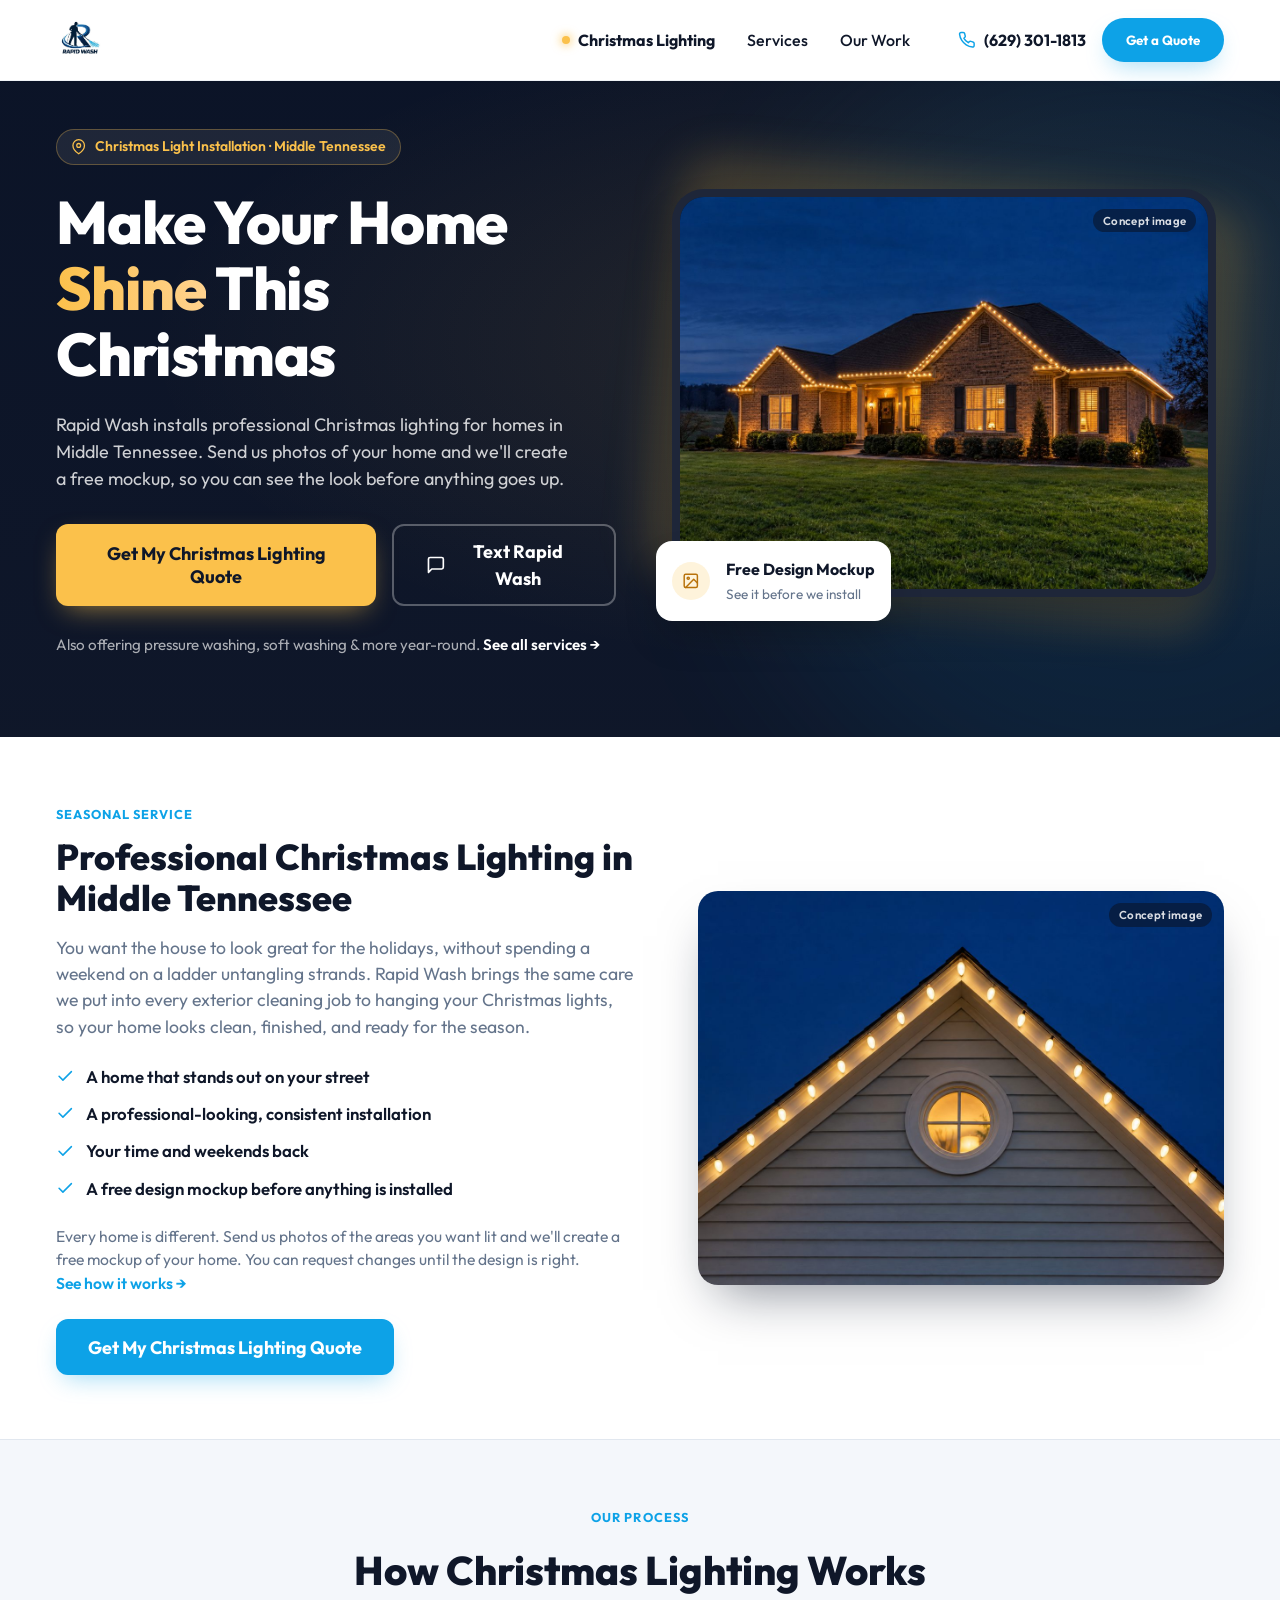
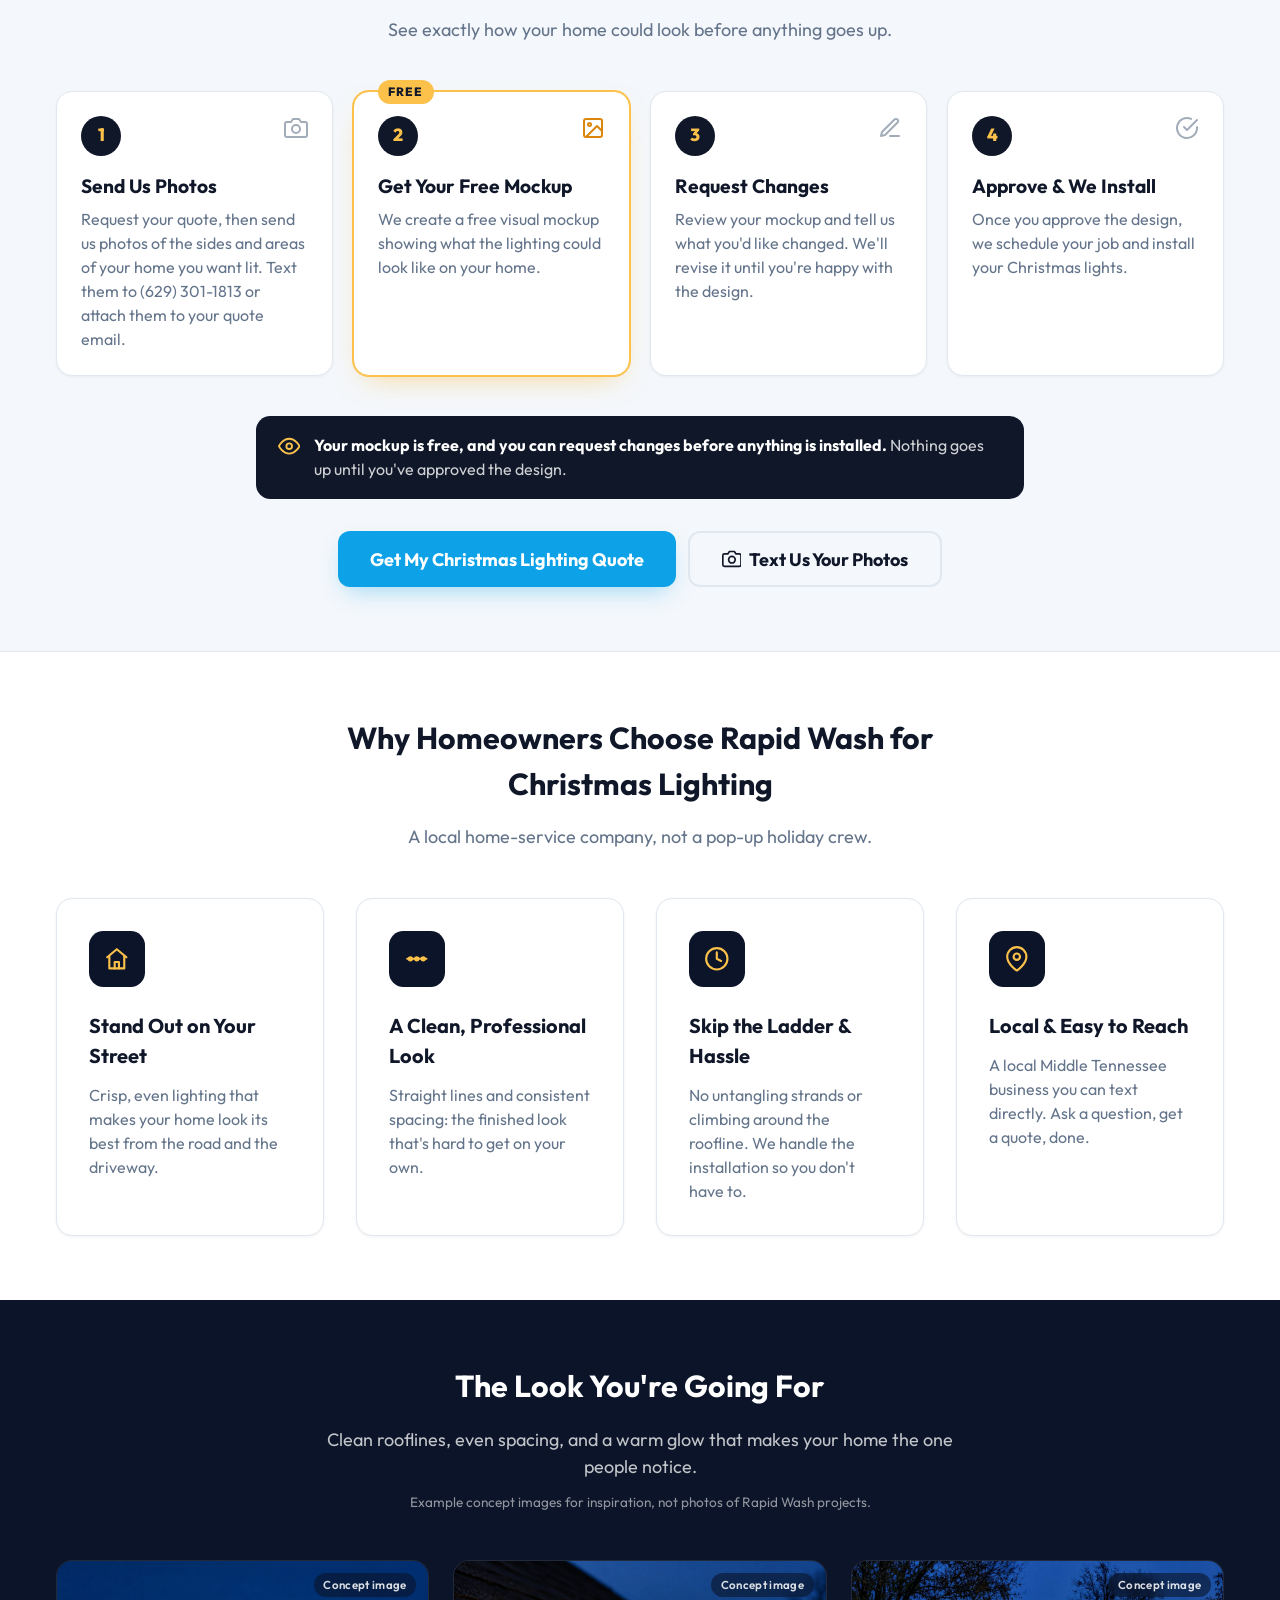
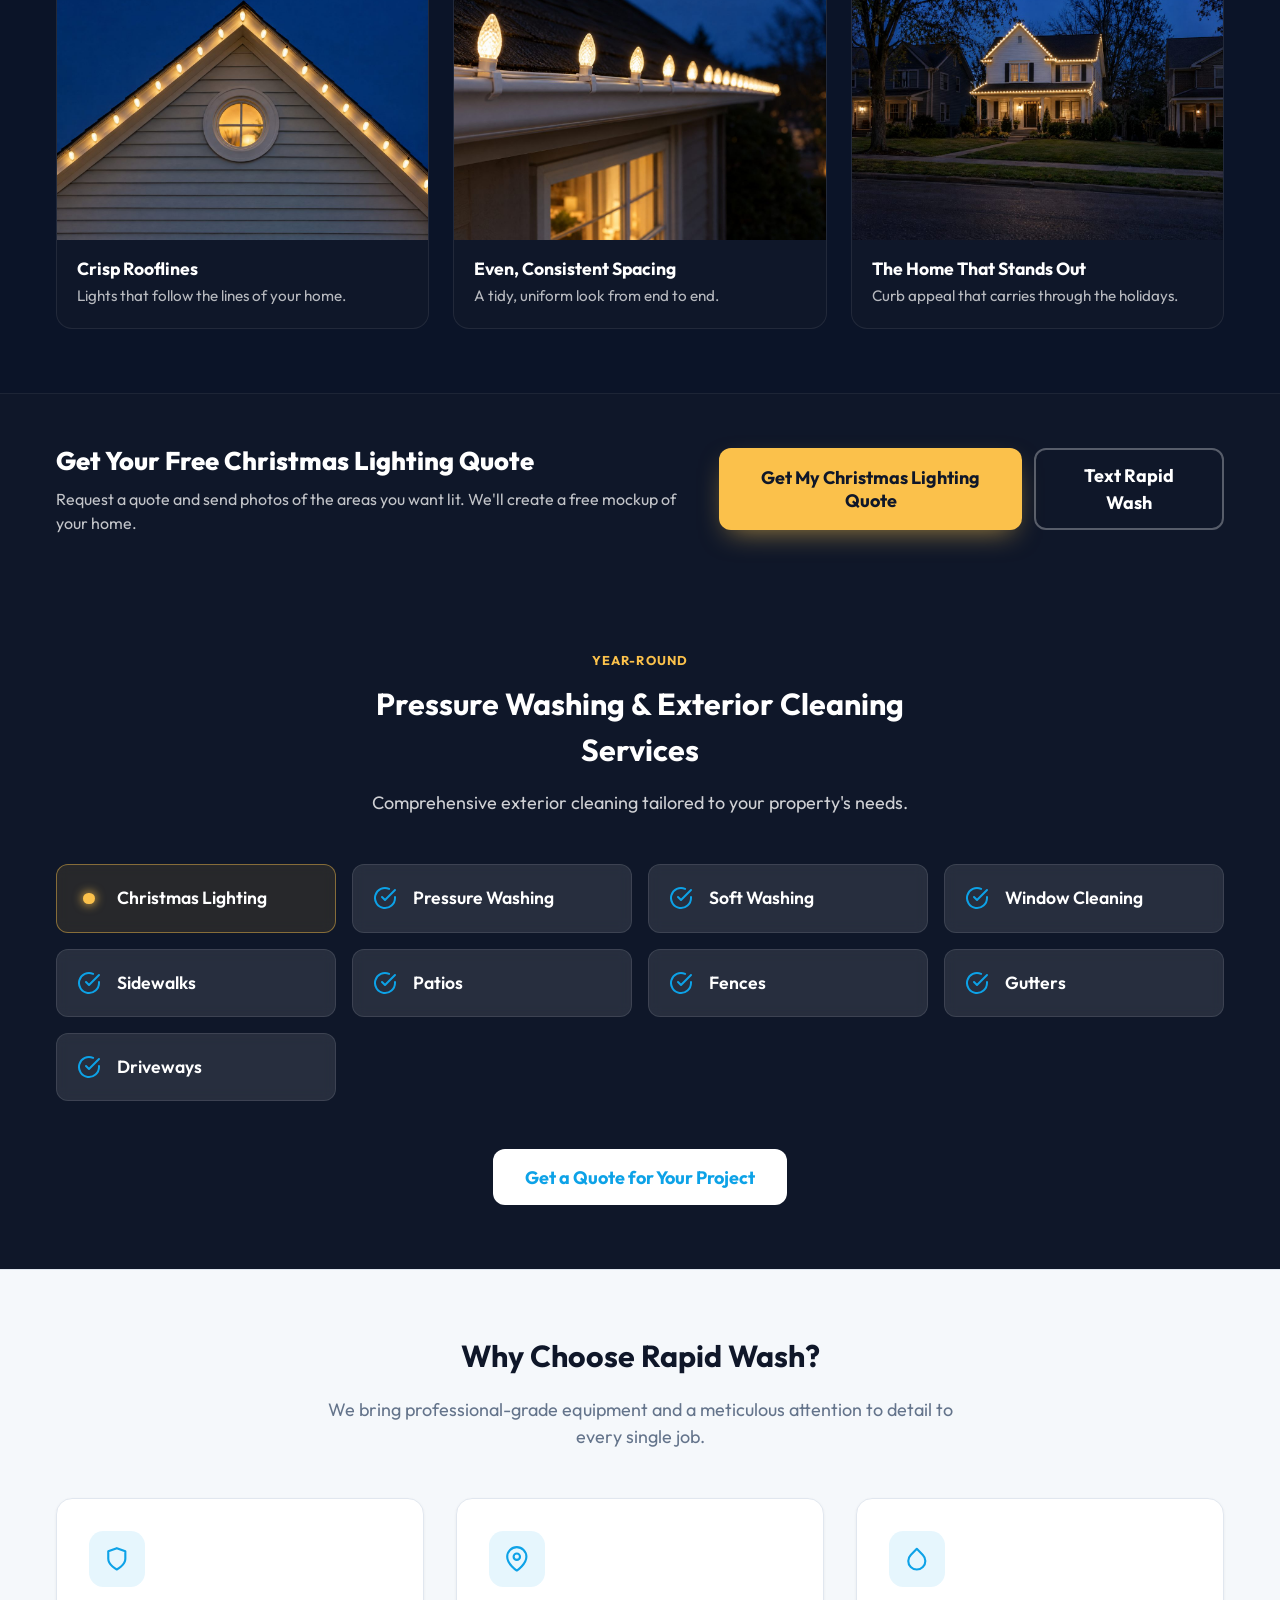
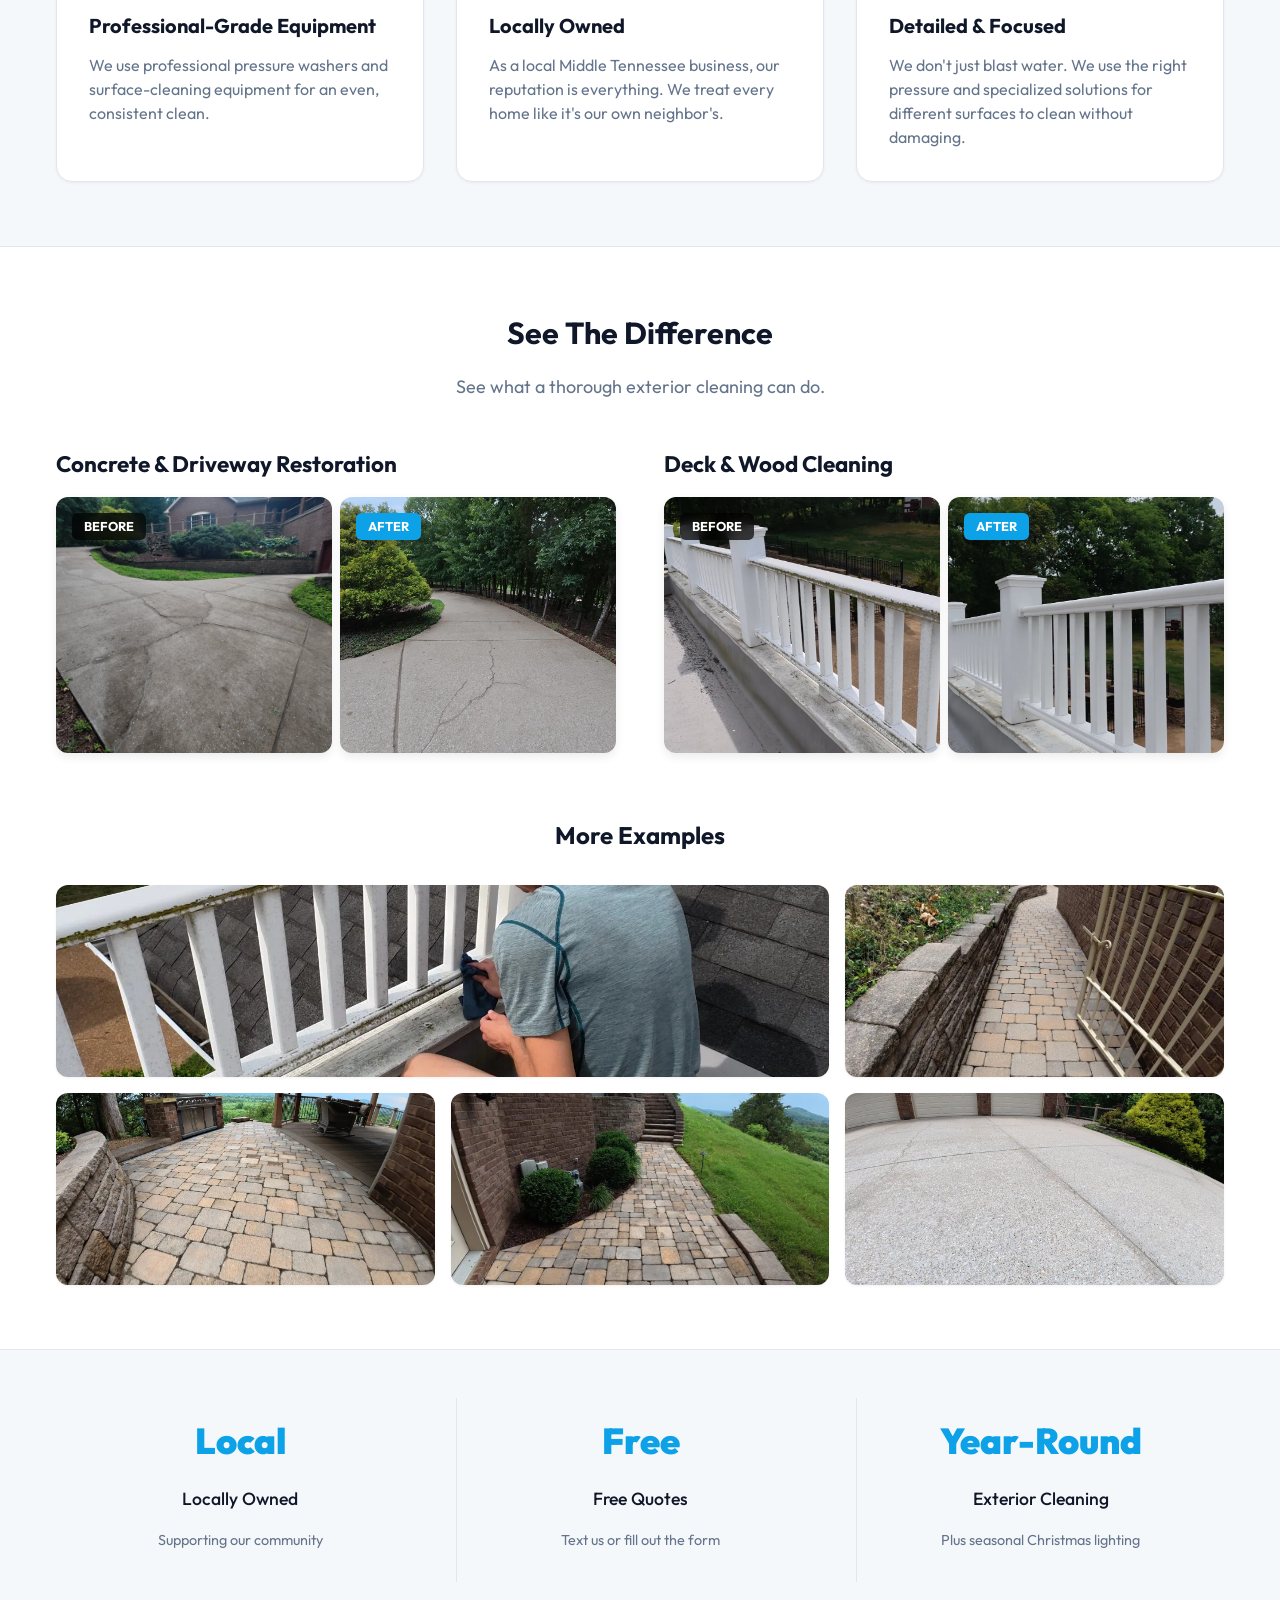
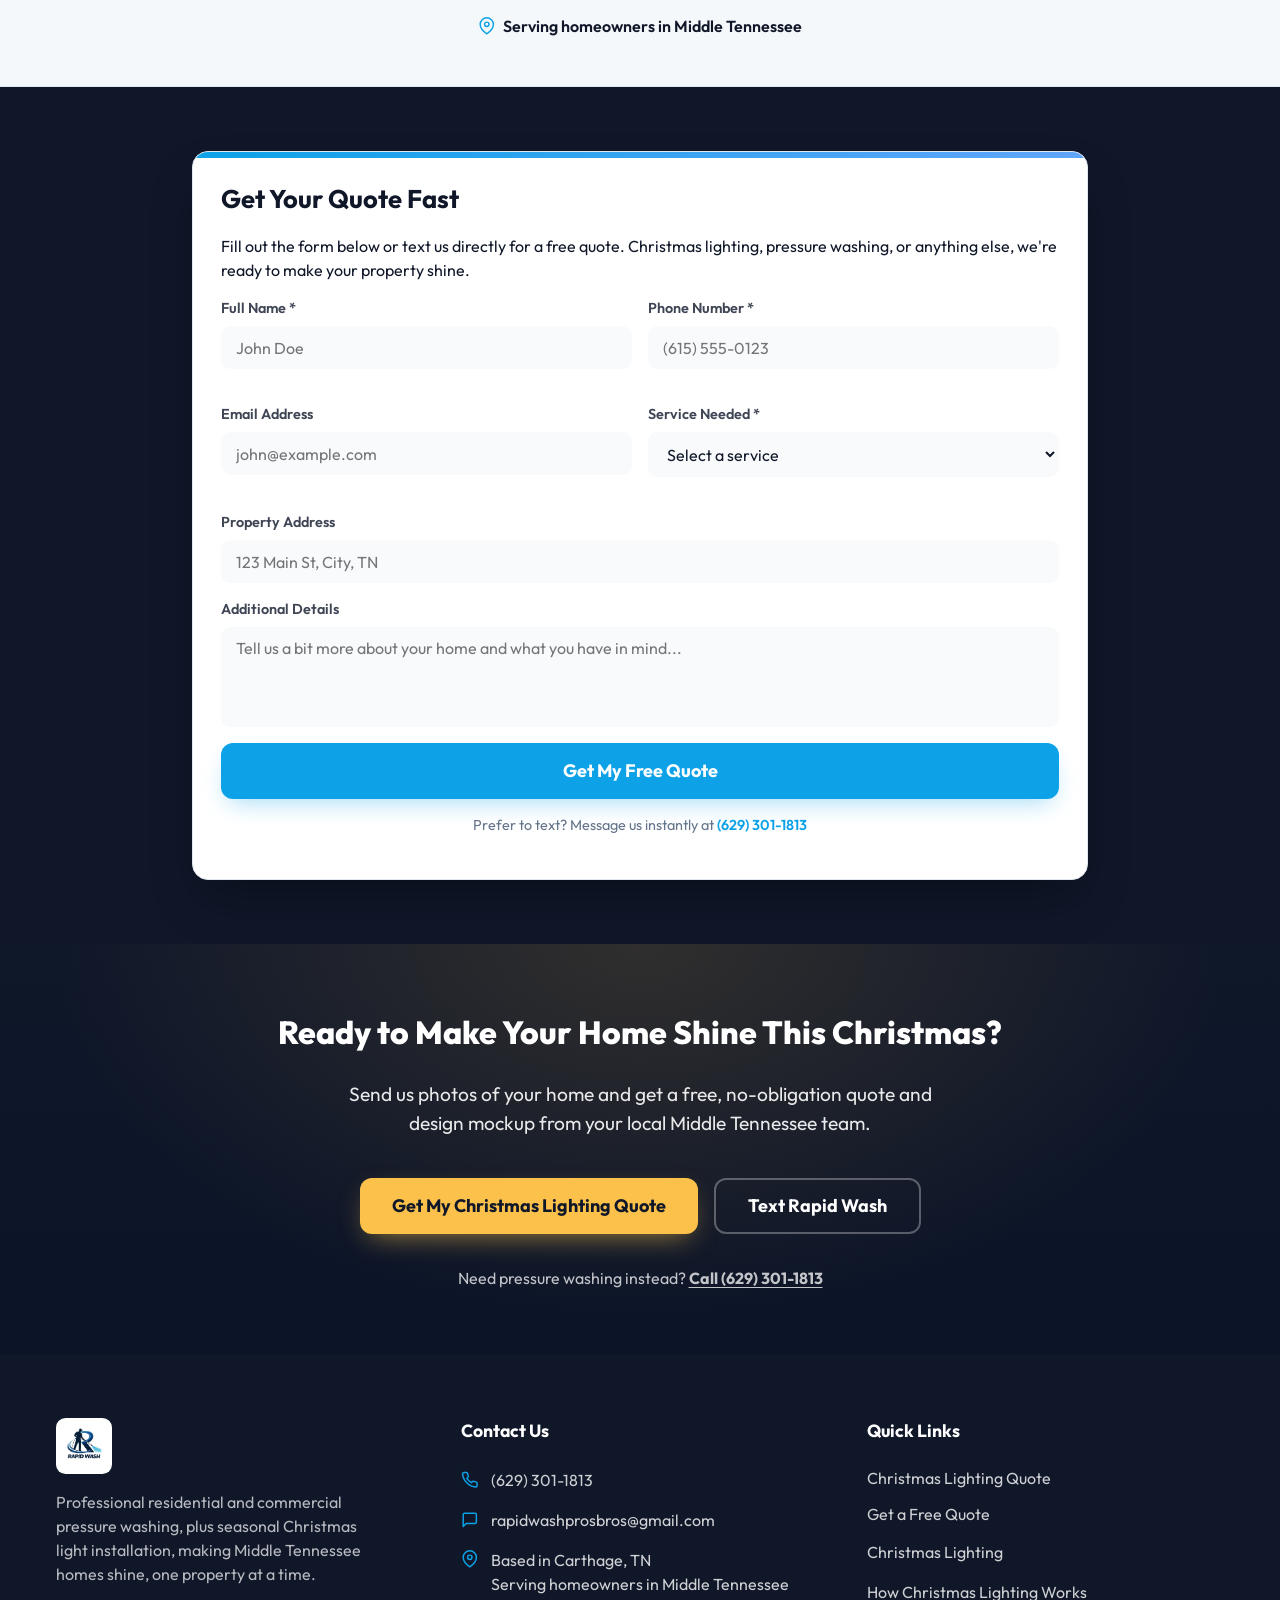
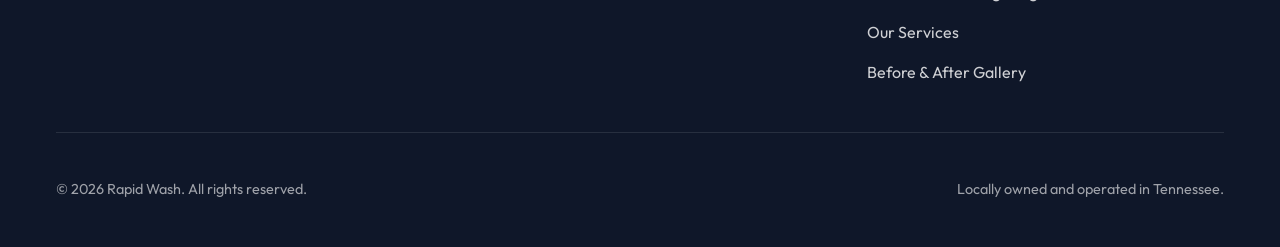
<file: index.html>
<!DOCTYPE html>
<html lang="en">
<head>
  <meta charset="UTF-8" />
  <meta name="viewport" content="width=device-width, initial-scale=1.0" />
  <title>Christmas Light Installation in Middle Tennessee | Rapid Wash</title>
  <meta name="description" content="Christmas light installation in Middle Tennessee. Send photos for a free design mockup and quote from Rapid Wash, your local pressure washing company." />
  <meta name="robots" content="index, follow" />
  <meta property="og:title" content="Christmas Light Installation in Middle Tennessee | Rapid Wash" />
  <meta property="og:description" content="Make your home shine this Christmas. Professional Christmas lighting in Middle Tennessee, with a free design mockup of your home before anything is installed." />
  <meta property="og:type" content="website" />
  <meta property="og:url" content="https://rapidwash.us/" />
  <meta property="og:image" content="https://rapidwash.us/opengraph.jpg" />
  <meta property="og:image:width" content="1200" />
  <meta property="og:image:height" content="630" />
  <meta property="og:image:alt" content="Rapid Wash: Make Your Home Shine This Christmas. Christmas light installation in Middle Tennessee, shown with a labeled concept image of a lit home." />
  <meta name="twitter:image" content="https://rapidwash.us/opengraph.jpg" />
  <meta name="twitter:card" content="summary_large_image" />
  <meta name="twitter:title" content="Christmas Light Installation in Middle Tennessee | Rapid Wash" />
  <meta name="twitter:description" content="Make your home shine this Christmas. Professional Christmas lighting in Middle Tennessee, with a free design mockup of your home before anything is installed." />
  <link rel="icon" type="image/svg+xml" href="favicon.svg" />
  <link rel="apple-touch-icon" href="apple-touch-icon.png" />
  <link rel="preconnect" href="https://fonts.googleapis.com">
  <link rel="preconnect" href="https://fonts.gstatic.com" crossorigin>
  <link href="https://fonts.googleapis.com/css2?family=Outfit:wght@300;400;500;600;700;800;900&display=swap" rel="stylesheet">
  <link rel="stylesheet" href="styles.css" />
  <script type="application/ld+json">
  {
    "@context": "https://schema.org",
    "@type": "LocalBusiness",
    "name": "Rapid Wash",
    "telephone": "+1-629-301-1813",
    "email": "rapidwashprosbros@gmail.com",
    "image": "assets/logo.jpg",
    "areaServed": [
      { "@type": "City", "name": "Carthage, TN" },
      { "@type": "AdministrativeArea", "name": "Smith County, TN" }
    ],
    "makesOffer": [
      { "@type": "Offer", "itemOffered": { "@type": "Service", "name": "Christmas Light Installation" } },
      { "@type": "Offer", "itemOffered": { "@type": "Service", "name": "Pressure Washing" } },
      { "@type": "Offer", "itemOffered": { "@type": "Service", "name": "Soft Washing" } },
      { "@type": "Offer", "itemOffered": { "@type": "Service", "name": "Window Cleaning" } },
      { "@type": "Offer", "itemOffered": { "@type": "Service", "name": "Gutter Cleaning" } }
    ]
  }
  </script>
</head>
<body>

  <!-- HEADER -->
  <header class="site-header">
    <div class="container">
      <a href="#" class="logo">
        <img src="assets/logo.jpg" alt="Rapid Wash Logo" />
      </a>

      <nav class="desktop-nav">
        <a href="#christmas-lighting" class="nav-seasonal"><span class="glow-dot" aria-hidden="true"></span>Christmas Lighting</a>
        <a href="#services">Services</a>
        <a href="#portfolio">Our Work</a>
        <div class="nav-actions">
          <a href="tel:6293011813" class="nav-phone">
            <svg class="icon" viewBox="0 0 24 24"><path d="M22 16.92v3a2 2 0 0 1-2.18 2 19.79 19.79 0 0 1-8.63-3.07 19.5 19.5 0 0 1-6-6 19.79 19.79 0 0 1-3.07-8.67A2 2 0 0 1 4.11 2h3a2 2 0 0 1 2 1.72c.127.96.361 1.903.7 2.81a2 2 0 0 1-.45 2.11L8.09 9.91a16 16 0 0 0 6 6l1.27-1.27a2 2 0 0 1 2.11-.45c.907.339 1.85.573 2.81.7A2 2 0 0 1 22 16.92z"/></svg>
            <span class="nav-phone-text">(629) 301-1813</span>
          </a>
          <button class="btn btn-primary btn-sm-round" data-scroll-quote>Get a Quote</button>
        </div>
      </nav>

      <button class="menu-toggle" id="menuToggle" aria-label="Toggle menu">
        <svg class="icon" id="menuIconOpen" viewBox="0 0 24 24"><line x1="3" y1="12" x2="21" y2="12"/><line x1="3" y1="6" x2="21" y2="6"/><line x1="3" y1="18" x2="21" y2="18"/></svg>
        <svg class="icon hidden" id="menuIconClose" viewBox="0 0 24 24"><line x1="18" y1="6" x2="6" y2="18"/><line x1="6" y1="6" x2="18" y2="18"/></svg>
      </button>
    </div>

    <div class="mobile-menu" id="mobileMenu">
      <a href="#christmas-lighting" class="nav-seasonal" data-close-menu><span class="glow-dot" aria-hidden="true"></span>Christmas Lighting</a>
      <a href="#how-it-works" data-close-menu>How It Works</a>
      <a href="#services" data-close-menu>Services</a>
      <a href="#portfolio" data-close-menu>Our Work</a>
      <hr />
      <a href="tel:6293011813" class="mobile-phone">
        <svg class="icon" viewBox="0 0 24 24"><path d="M22 16.92v3a2 2 0 0 1-2.18 2 19.79 19.79 0 0 1-8.63-3.07 19.5 19.5 0 0 1-6-6 19.79 19.79 0 0 1-3.07-8.67A2 2 0 0 1 4.11 2h3a2 2 0 0 1 2 1.72c.127.96.361 1.903.7 2.81a2 2 0 0 1-.45 2.11L8.09 9.91a16 16 0 0 0 6 6l1.27-1.27a2 2 0 0 1 2.11-.45c.907.339 1.85.573 2.81.7A2 2 0 0 1 22 16.92z"/></svg>
        (629) 301-1813
      </a>
      <button class="btn btn-primary btn-full btn-lg" data-scroll-quote data-service="Christmas Lighting">Get My Christmas Lighting Quote</button>
      <button class="btn btn-outline btn-full btn-lg" data-scroll-quote>Get a Free Quote</button>
    </div>
  </header>

  <main>
    <!-- 1. HERO (seasonal) -->
    <section class="hero hero-seasonal">
      <div class="container">
        <div class="hero-copy">
          <div class="eyebrow">
            <svg class="icon" viewBox="0 0 24 24"><path d="M21 10c0 7-9 13-9 13s-9-6-9-13a9 9 0 0 1 18 0z"/><circle cx="12" cy="10" r="3"/></svg>
            Christmas Light Installation &middot; Middle Tennessee
          </div>

          <h1>Make Your Home <span class="accent">Shine</span> This Christmas</h1>

          <p class="hero-sub">
            Rapid Wash installs professional Christmas lighting for homes in Middle Tennessee. Send us photos of your home and we'll create a free mockup, so you can see the look before anything goes up.
          </p>

          <div class="hero-actions">
            <button class="btn btn-glow btn-lg" data-scroll-quote data-service="Christmas Lighting">Get My Christmas Lighting Quote</button>
            <a href="sms:6293011813" class="btn btn-ghost-white btn-lg">
              <svg class="icon" viewBox="0 0 24 24"><path d="M21 15a2 2 0 0 1-2 2H7l-4 4V5a2 2 0 0 1 2-2h14a2 2 0 0 1 2 2z"/></svg>
              Text Rapid Wash
            </a>
          </div>

          <p class="hero-also">
            Also offering pressure washing, soft washing &amp; more year-round.
            <a href="#services">See all services &rarr;</a>
          </p>
        </div>

        <div class="hero-image-wrap">
          <div class="hero-image-inner">
            <img src="assets/christmas-concept-hero.jpg" alt="Example concept image: a brick ranch home at dusk with warm white Christmas lights outlining the rooflines" width="1200" height="900" fetchpriority="high" />
            <span class="concept-tag">Concept image</span>
            <div class="hero-badge">
              <div class="hero-badge-icon">
                <svg class="icon" viewBox="0 0 24 24"><rect x="3" y="3" width="18" height="18" rx="2"/><circle cx="8.5" cy="8.5" r="1.5"/><polyline points="21 15 16 10 5 21"/></svg>
              </div>
              <div>
                <strong>Free Design Mockup</strong>
                <span>See it before we install</span>
              </div>
            </div>
          </div>
        </div>
      </div>
    </section>

    <!-- 2. CHRISTMAS LIGHTING SERVICE -->
    <section id="christmas-lighting" class="bg-white">
      <div class="container split">
        <div class="split-copy">
          <span class="kicker">Seasonal Service</span>
          <h2>Professional Christmas Lighting in Middle Tennessee</h2>
          <p>
            You want the house to look great for the holidays, without spending a weekend on a ladder untangling strands. Rapid Wash brings the same care we put into every exterior cleaning job to hanging your Christmas lights, so your home looks clean, finished, and ready for the season.
          </p>
          <ul class="check-list">
            <li><svg class="icon" viewBox="0 0 24 24"><polyline points="20 6 9 17 4 12"/></svg>A home that stands out on your street</li>
            <li><svg class="icon" viewBox="0 0 24 24"><polyline points="20 6 9 17 4 12"/></svg>A professional-looking, consistent installation</li>
            <li><svg class="icon" viewBox="0 0 24 24"><polyline points="20 6 9 17 4 12"/></svg>Your time and weekends back</li>
            <li><svg class="icon" viewBox="0 0 24 24"><polyline points="20 6 9 17 4 12"/></svg>A free design mockup before anything is installed</li>
          </ul>
          <p class="split-note">
            Every home is different. Send us photos of the areas you want lit and we'll create a free mockup of your home. You can request changes until the design is right. <a href="#how-it-works" class="text-link">See how it works &rarr;</a>
          </p>
          <div class="split-actions">
            <button class="btn btn-primary btn-lg" data-scroll-quote data-service="Christmas Lighting">Get My Christmas Lighting Quote</button>
          </div>
        </div>
        <div class="split-visual">
          <img src="assets/christmas-concept-roofline.jpg" alt="Example concept image: a roof gable outlined with straight, evenly spaced warm white Christmas lights" width="1200" height="900" loading="lazy" />
          <span class="concept-tag">Concept image</span>
        </div>
      </div>
    </section>

    <!-- 3. HOW CHRISTMAS LIGHTING WORKS (Rapid Wash's real process) -->
    <section id="how-it-works" class="process-section">
      <div class="container">
        <div class="section-header">
          <span class="kicker">Our Process</span>
          <h2>How Christmas Lighting Works</h2>
          <p>See exactly how your home could look before anything goes up.</p>
        </div>

        <ol class="steps">
          <li class="step">
            <span class="step-num">1</span>
            <div class="step-icon"><svg class="icon" viewBox="0 0 24 24"><path d="M23 19a2 2 0 0 1-2 2H3a2 2 0 0 1-2-2V8a2 2 0 0 1 2-2h4l2-3h6l2 3h4a2 2 0 0 1 2 2z"/><circle cx="12" cy="13" r="4"/></svg></div>
            <h3>Send Us Photos</h3>
            <p>Request your quote, then send us photos of the sides and areas of your home you want lit. Text them to (629) 301-1813 or attach them to your quote email.</p>
          </li>
          <li class="step step-featured">
            <span class="step-num">2</span>
            <span class="step-badge">Free</span>
            <div class="step-icon"><svg class="icon" viewBox="0 0 24 24"><rect x="3" y="3" width="18" height="18" rx="2"/><circle cx="8.5" cy="8.5" r="1.5"/><polyline points="21 15 16 10 5 21"/></svg></div>
            <h3>Get Your Free Mockup</h3>
            <p>We create a free visual mockup showing what the lighting could look like on your home.</p>
          </li>
          <li class="step">
            <span class="step-num">3</span>
            <div class="step-icon"><svg class="icon" viewBox="0 0 24 24"><path d="M12 20h9"/><path d="M16.5 3.5a2.121 2.121 0 0 1 3 3L7 19l-4 1 1-4L16.5 3.5z"/></svg></div>
            <h3>Request Changes</h3>
            <p>Review your mockup and tell us what you'd like changed. We'll revise it until you're happy with the design.</p>
          </li>
          <li class="step">
            <span class="step-num">4</span>
            <div class="step-icon"><svg class="icon" viewBox="0 0 24 24"><path d="M22 11.08V12a10 10 0 1 1-5.93-9.14"/><polyline points="22 4 12 14.01 9 11.01"/></svg></div>
            <h3>Approve &amp; We Install</h3>
            <p>Once you approve the design, we schedule your job and install your Christmas lights.</p>
          </li>
        </ol>

        <div class="process-callout">
          <svg class="icon" viewBox="0 0 24 24"><path d="M1 12s4-8 11-8 11 8 11 8-4 8-11 8-11-8-11-8z"/><circle cx="12" cy="12" r="3"/></svg>
          <p><strong>Your mockup is free, and you can request changes before anything is installed.</strong> Nothing goes up until you've approved the design.</p>
        </div>

        <div class="process-actions">
          <button class="btn btn-primary btn-lg" data-scroll-quote data-service="Christmas Lighting">Get My Christmas Lighting Quote</button>
          <a href="sms:6293011813" class="btn btn-outline btn-lg">
            <svg class="icon" viewBox="0 0 24 24"><path d="M23 19a2 2 0 0 1-2 2H3a2 2 0 0 1-2-2V8a2 2 0 0 1 2-2h4l2-3h6l2 3h4a2 2 0 0 1 2 2z"/><circle cx="12" cy="13" r="4"/></svg>
            Text Us Your Photos
          </a>
        </div>
      </div>
    </section>

    <!-- 4. WHY HOMEOWNERS CHOOSE RAPID WASH -->
    <section class="bg-white">
      <div class="container">
        <div class="section-header">
          <h2>Why Homeowners Choose Rapid Wash for Christmas Lighting</h2>
          <p>A local home-service company, not a pop-up holiday crew.</p>
        </div>

        <div class="card-grid card-grid-4">
          <div class="feature-card">
            <div class="feature-icon feature-icon-glow">
              <svg class="icon" viewBox="0 0 24 24"><path d="M3 10.5 12 3l9 7.5"/><path d="M5 9.5V21h14V9.5"/><path d="M10 21v-6h4v6"/></svg>
            </div>
            <h3>Stand Out on Your Street</h3>
            <p>Crisp, even lighting that makes your home look its best from the road and the driveway.</p>
          </div>
          <div class="feature-card">
            <div class="feature-icon feature-icon-glow">
              <svg class="icon" viewBox="0 0 24 24"><path d="M3 12h18"/><circle cx="6" cy="12" r="1.5"/><circle cx="12" cy="12" r="1.5"/><circle cx="18" cy="12" r="1.5"/></svg>
            </div>
            <h3>A Clean, Professional Look</h3>
            <p>Straight lines and consistent spacing: the finished look that's hard to get on your own.</p>
          </div>
          <div class="feature-card">
            <div class="feature-icon feature-icon-glow">
              <svg class="icon" viewBox="0 0 24 24"><circle cx="12" cy="12" r="10"/><polyline points="12 6 12 12 16 14"/></svg>
            </div>
            <h3>Skip the Ladder &amp; Hassle</h3>
            <p>No untangling strands or climbing around the roofline. We handle the installation so you don't have to.</p>
          </div>
          <div class="feature-card">
            <div class="feature-icon feature-icon-glow">
              <svg class="icon" viewBox="0 0 24 24"><path d="M21 10c0 7-9 13-9 13s-9-6-9-13a9 9 0 0 1 18 0z"/><circle cx="12" cy="10" r="3"/></svg>
            </div>
            <h3>Local &amp; Easy to Reach</h3>
            <p>A local Middle Tennessee business you can text directly. Ask a question, get a quote, done.</p>
          </div>
        </div>
      </div>
    </section>

    <!-- 5. CHRISTMAS LIGHTING VISUALS -->
    <!-- Concept images (AI-generated examples), not Rapid Wash jobs. Swap in real photos of Rapid Wash installs once available, and drop the "Concept image" tags and note. -->
    <section class="glow-section">
      <div class="container">
        <div class="section-header">
          <h2>The Look You're Going For</h2>
          <p>Clean rooflines, even spacing, and a warm glow that makes your home the one people notice.</p>
          <p class="concept-note">Example concept images for inspiration, not photos of Rapid Wash projects.</p>
        </div>

        <div class="glow-grid">
          <figure class="glow-tile">
            <img src="assets/christmas-concept-roofline.jpg" alt="Example concept image: a roof gable outlined with straight warm white Christmas lights" width="1200" height="900" loading="lazy" />
            <span class="concept-tag">Concept image</span>
            <figcaption><strong>Crisp Rooflines</strong>Lights that follow the lines of your home.</figcaption>
          </figure>
          <figure class="glow-tile">
            <img src="assets/christmas-concept-spacing.jpg" alt="Example concept image: evenly spaced warm white bulbs clipped along a gutter line" width="1200" height="900" loading="lazy" />
            <span class="concept-tag">Concept image</span>
            <figcaption><strong>Even, Consistent Spacing</strong>A tidy, uniform look from end to end.</figcaption>
          </figure>
          <figure class="glow-tile">
            <img src="assets/christmas-concept-street.jpg" alt="Example concept image: a street at dusk where one home stands out with warm white Christmas lights" width="1200" height="900" loading="lazy" />
            <span class="concept-tag">Concept image</span>
            <figcaption><strong>The Home That Stands Out</strong>Curb appeal that carries through the holidays.</figcaption>
          </figure>
        </div>
      </div>
    </section>

    <!-- 6. QUOTE CTA -->
    <section class="cta-band">
      <div class="container">
        <div>
          <h2>Get Your Free Christmas Lighting Quote</h2>
          <p>Request a quote and send photos of the areas you want lit. We'll create a free mockup of your home.</p>
        </div>
        <div class="cta-band-actions">
          <button class="btn btn-glow btn-lg" data-scroll-quote data-service="Christmas Lighting">Get My Christmas Lighting Quote</button>
          <a href="sms:6293011813" class="btn btn-ghost-white btn-lg">Text Rapid Wash</a>
        </div>
      </div>
    </section>

    <!-- 7. EXISTING SERVICES -->
    <section id="services" class="services-section">
      <div class="container">
        <div class="section-header">
          <span class="kicker kicker-light">Year-Round</span>
          <h2>Pressure Washing &amp; Exterior Cleaning Services</h2>
          <p>Comprehensive exterior cleaning tailored to your property's needs.</p>
        </div>

        <div class="services-grid">
          <a href="#christmas-lighting" class="service-pill service-pill-seasonal"><span class="glow-dot" aria-hidden="true"></span><span>Christmas Lighting</span></a>
          <div class="service-pill"><svg class="icon" viewBox="0 0 24 24"><path d="M22 11.08V12a10 10 0 1 1-5.93-9.14"/><polyline points="22 4 12 14.01 9 11.01"/></svg><span>Pressure Washing</span></div>
          <div class="service-pill"><svg class="icon" viewBox="0 0 24 24"><path d="M22 11.08V12a10 10 0 1 1-5.93-9.14"/><polyline points="22 4 12 14.01 9 11.01"/></svg><span>Soft Washing</span></div>
          <div class="service-pill"><svg class="icon" viewBox="0 0 24 24"><path d="M22 11.08V12a10 10 0 1 1-5.93-9.14"/><polyline points="22 4 12 14.01 9 11.01"/></svg><span>Window Cleaning</span></div>
          <div class="service-pill"><svg class="icon" viewBox="0 0 24 24"><path d="M22 11.08V12a10 10 0 1 1-5.93-9.14"/><polyline points="22 4 12 14.01 9 11.01"/></svg><span>Sidewalks</span></div>
          <div class="service-pill"><svg class="icon" viewBox="0 0 24 24"><path d="M22 11.08V12a10 10 0 1 1-5.93-9.14"/><polyline points="22 4 12 14.01 9 11.01"/></svg><span>Patios</span></div>
          <div class="service-pill"><svg class="icon" viewBox="0 0 24 24"><path d="M22 11.08V12a10 10 0 1 1-5.93-9.14"/><polyline points="22 4 12 14.01 9 11.01"/></svg><span>Fences</span></div>
          <div class="service-pill"><svg class="icon" viewBox="0 0 24 24"><path d="M22 11.08V12a10 10 0 1 1-5.93-9.14"/><polyline points="22 4 12 14.01 9 11.01"/></svg><span>Gutters</span></div>
          <div class="service-pill"><svg class="icon" viewBox="0 0 24 24"><path d="M22 11.08V12a10 10 0 1 1-5.93-9.14"/><polyline points="22 4 12 14.01 9 11.01"/></svg><span>Driveways</span></div>
        </div>

        <div class="services-cta">
          <button class="btn btn-white btn-lg" data-scroll-quote>Get a Quote for Your Project</button>
        </div>
      </div>
    </section>

    <!-- WHY CHOOSE US (existing) -->
    <section class="bg-muted">
      <div class="container">
        <div class="section-header">
          <h2>Why Choose Rapid Wash?</h2>
          <p>We bring professional-grade equipment and a meticulous attention to detail to every single job.</p>
        </div>

        <div class="card-grid">
          <div class="feature-card">
            <div class="feature-icon">
              <svg class="icon" viewBox="0 0 24 24"><path d="M12 22s8-4 8-10V5l-8-3-8 3v7c0 6 8 10 8 10z"/></svg>
            </div>
            <h3>Professional-Grade Equipment</h3>
            <p>We use professional pressure washers and surface-cleaning equipment for an even, consistent clean.</p>
          </div>
          <div class="feature-card">
            <div class="feature-icon">
              <svg class="icon" viewBox="0 0 24 24"><path d="M21 10c0 7-9 13-9 13s-9-6-9-13a9 9 0 0 1 18 0z"/><circle cx="12" cy="10" r="3"/></svg>
            </div>
            <h3>Locally Owned</h3>
            <p>As a local Middle Tennessee business, our reputation is everything. We treat every home like it's our own neighbor's.</p>
          </div>
          <div class="feature-card">
            <div class="feature-icon">
              <svg class="icon" viewBox="0 0 24 24"><path d="M12 2.69l5.66 5.66a8 8 0 1 1-11.31 0z"/></svg>
            </div>
            <h3>Detailed &amp; Focused</h3>
            <p>We don't just blast water. We use the right pressure and specialized solutions for different surfaces to clean without damaging.</p>
          </div>
        </div>
      </div>
    </section>

    <!-- PORTFOLIO (existing) -->
    <section id="portfolio" class="bg-white">
      <div class="container">
        <div class="section-header">
          <h2>See The Difference</h2>
          <p>See what a thorough exterior cleaning can do.</p>
        </div>

        <div class="portfolio-pairs">
          <div class="portfolio-pair">
            <h3>Concrete &amp; Driveway Restoration</h3>
            <div class="pair-images">
              <figure>
                <img src="assets/concrete-before.jpg" alt="Dirty concrete before" loading="lazy" />
                <span class="tag tag-before">BEFORE</span>
              </figure>
              <figure>
                <img src="assets/concrete-after.jpg" alt="Clean concrete after" loading="lazy" />
                <span class="tag tag-after">AFTER</span>
              </figure>
            </div>
          </div>

          <div class="portfolio-pair">
            <h3>Deck &amp; Wood Cleaning</h3>
            <div class="pair-images">
              <figure>
                <img src="assets/deck-before.jpg" alt="Dirty deck before" loading="lazy" />
                <span class="tag tag-before">BEFORE</span>
              </figure>
              <figure>
                <img src="assets/deck-after.jpg" alt="Clean deck after" loading="lazy" />
                <span class="tag tag-after">AFTER</span>
              </figure>
            </div>
          </div>
        </div>

        <h3 class="projects-title">More Examples</h3>
        <div class="projects-grid">
          <img src="assets/roof-gutters.jpg" alt="Technician cleaning roof" loading="lazy" />
          <img src="assets/patio-clean-1.jpg" alt="Clean patio" loading="lazy" />
          <img src="assets/patio-clean-2.jpg" alt="Clean stone walkway" loading="lazy" />
          <img src="assets/patio-clean-3.jpg" alt="Clean exterior" loading="lazy" />
          <img src="assets/clean-driveway.jpg" alt="Clean driveway" loading="lazy" />
        </div>
      </div>
    </section>

    <!-- 8. TRUST STRIP + SERVICE AREA -->
    <section class="trust-strip bg-muted">
      <div class="container">
        <div class="trust-grid">
          <div class="trust-item">
            <div class="big">Local</div>
            <p class="label">Locally Owned</p>
            <p class="sub">Supporting our community</p>
          </div>
          <div class="trust-item">
            <div class="big">Free</div>
            <p class="label">Free Quotes</p>
            <p class="sub">Text us or fill out the form</p>
          </div>
          <div class="trust-item">
            <div class="big">Year-Round</div>
            <p class="label">Exterior Cleaning</p>
            <p class="sub">Plus seasonal Christmas lighting</p>
          </div>
        </div>
        <p class="service-area">
          <svg class="icon" viewBox="0 0 24 24"><path d="M21 10c0 7-9 13-9 13s-9-6-9-13a9 9 0 0 1 18 0z"/><circle cx="12" cy="10" r="3"/></svg>
          Serving homeowners in Middle Tennessee
        </p>
      </div>
    </section>

    <!-- 9. QUOTE FORM (existing behavior) -->
    <section id="quote" class="quote-section">
      <div class="container">
        <div class="quote-card">

          <form id="quoteForm" novalidate>
            <h3>Get Your Quote Fast</h3>
            <p>Fill out the form below or text us directly for a free quote. Christmas lighting, pressure washing, or anything else, we're ready to make your property shine.</p>

            <div class="form-grid">
              <div class="form-field">
                <label for="name">Full Name *</label>
                <input type="text" id="name" name="name" placeholder="John Doe" autocomplete="name" required />
                <span class="form-error" data-error-for="name"></span>
              </div>
              <div class="form-field">
                <label for="phone">Phone Number *</label>
                <input type="tel" id="phone" name="phone" placeholder="(615) 555-0123" autocomplete="tel" required />
                <span class="form-error" data-error-for="phone"></span>
              </div>
            </div>

            <div class="form-grid">
              <div class="form-field">
                <label for="email">Email Address</label>
                <input type="email" id="email" name="email" placeholder="john@example.com" autocomplete="email" />
                <span class="form-error" data-error-for="email"></span>
              </div>
              <div class="form-field">
                <label for="service">Service Needed *</label>
                <select id="service" name="service" required>
                  <option value="" disabled selected>Select a service</option>
                  <option>Christmas Lighting</option>
                  <option>Pressure Washing</option>
                  <option>Soft Washing</option>
                  <option>Window Cleaning</option>
                  <option>Sidewalks</option>
                  <option>Patios</option>
                  <option>Fences</option>
                  <option>Gutters</option>
                  <option>Driveways</option>
                </select>
                <span class="form-error" data-error-for="service"></span>
              </div>
            </div>

            <div class="form-hint hidden" id="photoHint">
              <svg class="icon" viewBox="0 0 24 24"><path d="M23 19a2 2 0 0 1-2 2H3a2 2 0 0 1-2-2V8a2 2 0 0 1 2-2h4l2-3h6l2 3h4a2 2 0 0 1 2 2z"/><circle cx="12" cy="13" r="4"/></svg>
              <p><strong>Photos needed for your free mockup.</strong> Please send photos of the sides and areas of your home you want lit. Text them to <a href="sms:6293011813">(629) 301-1813</a> or attach them to your quote email.</p>
            </div>

            <div class="form-field" style="margin-bottom: 1rem;">
              <label for="address">Property Address</label>
              <input type="text" id="address" name="address" placeholder="123 Main St, City, TN" autocomplete="street-address" />
            </div>

            <div class="form-field" style="margin-bottom: 1rem;">
              <label for="message">Additional Details</label>
              <textarea id="message" name="message" placeholder="Tell us a bit more about your home and what you have in mind..."></textarea>
            </div>

            <button type="submit" class="btn btn-primary btn-full btn-lg" id="submitBtn">
              Get My Free Quote
            </button>

            <p class="form-note">
              Prefer to text? Message us instantly at <a href="sms:6293011813">(629) 301-1813</a>
            </p>
          </form>

          <div class="quote-success hidden" id="quoteSuccess">
            <div class="quote-success-icon">
              <svg class="icon" viewBox="0 0 24 24"><path d="M22 11.08V12a10 10 0 1 1-5.93-9.14"/><polyline points="22 4 12 14.01 9 11.01"/></svg>
            </div>
            <h3>Almost Done: Press Send</h3>
            <p>Your email app should have opened with your quote request filled in. Press <strong>Send</strong> so it reaches Rapid Wash. If it didn't open, text your request to <a href="sms:6293011813">(629) 301-1813</a>.</p>
            <p class="success-photo-note hidden" id="successPhotoNote"><strong>Next step:</strong> send photos of the sides and areas of your home you want lit. Text them to <a href="sms:6293011813">(629) 301-1813</a> or attach them to your quote email. We'll use them to create your free mockup.</p>
            <button class="btn btn-outline" id="resetFormBtn">Send Another Request</button>
          </div>

        </div>
      </div>
    </section>

    <!-- 10. FINAL CHRISTMAS CTA -->
    <section class="cta-section cta-seasonal">
      <div class="container">
        <h2>Ready to Make Your Home Shine This Christmas?</h2>
        <p>Send us photos of your home and get a free, no-obligation quote and design mockup from your local Middle Tennessee team.</p>
        <div class="cta-actions">
          <button class="btn btn-glow btn-lg" data-scroll-quote data-service="Christmas Lighting">Get My Christmas Lighting Quote</button>
          <a href="sms:6293011813" class="btn btn-ghost-white btn-lg">Text Rapid Wash</a>
        </div>
        <p class="cta-sub">Need pressure washing instead? <a href="tel:6293011813">Call (629) 301-1813</a></p>
      </div>
    </section>
  </main>

  <!-- MOBILE STICKY CTA -->
  <div class="mobile-cta" id="mobileCta">
    <button class="btn btn-glow" data-scroll-quote data-service="Christmas Lighting">Get Lighting Quote</button>
    <a href="sms:6293011813" class="btn btn-mobile-text" aria-label="Text Rapid Wash">
      <svg class="icon" viewBox="0 0 24 24"><path d="M21 15a2 2 0 0 1-2 2H7l-4 4V5a2 2 0 0 1 2-2h14a2 2 0 0 1 2 2z"/></svg>
      Text Us
    </a>
  </div>

  <!-- FOOTER -->
  <footer class="site-footer">
    <div class="container">
      <div class="footer-grid">
        <div class="footer-brand">
          <img src="assets/logo.jpg" alt="Rapid Wash Logo" />
          <p>Professional residential and commercial pressure washing, plus seasonal Christmas light installation, making Middle Tennessee homes shine, one property at a time.</p>
        </div>

        <div>
          <h4>Contact Us</h4>
          <ul class="footer-list">
            <li>
              <a href="tel:6293011813">
                <svg class="icon" viewBox="0 0 24 24"><path d="M22 16.92v3a2 2 0 0 1-2.18 2 19.79 19.79 0 0 1-8.63-3.07 19.5 19.5 0 0 1-6-6 19.79 19.79 0 0 1-3.07-8.67A2 2 0 0 1 4.11 2h3a2 2 0 0 1 2 1.72c.127.96.361 1.903.7 2.81a2 2 0 0 1-.45 2.11L8.09 9.91a16 16 0 0 0 6 6l1.27-1.27a2 2 0 0 1 2.11-.45c.907.339 1.85.573 2.81.7A2 2 0 0 1 22 16.92z"/></svg>
                (629) 301-1813
              </a>
            </li>
            <li>
              <a href="mailto:rapidwashprosbros@gmail.com">
                <svg class="icon" viewBox="0 0 24 24"><path d="M21 15a2 2 0 0 1-2 2H7l-4 4V5a2 2 0 0 1 2-2h14a2 2 0 0 1 2 2z"/></svg>
                rapidwashprosbros@gmail.com
              </a>
            </li>
            <li>
              <svg class="icon" viewBox="0 0 24 24" style="margin-top: 2px;"><path d="M21 10c0 7-9 13-9 13s-9-6-9-13a9 9 0 0 1 18 0z"/><circle cx="12" cy="10" r="3"/></svg>
              <span>Based in Carthage, TN<br />Serving homeowners in Middle Tennessee</span>
            </li>
          </ul>
        </div>

        <div>
          <h4>Quick Links</h4>
          <ul class="footer-list">
            <li><button data-scroll-quote data-service="Christmas Lighting">Christmas Lighting Quote</button></li>
            <li><button data-scroll-quote>Get a Free Quote</button></li>
            <li><a href="#christmas-lighting">Christmas Lighting</a></li>
            <li><a href="#how-it-works">How Christmas Lighting Works</a></li>
            <li><a href="#services">Our Services</a></li>
            <li><a href="#portfolio">Before &amp; After Gallery</a></li>
          </ul>
        </div>
      </div>

      <div class="footer-bottom">
        <p>&copy; <span id="year"></span> Rapid Wash. All rights reserved.</p>
        <p>Locally owned and operated in Tennessee.</p>
      </div>
    </div>
  </footer>

  <script src="script.js"></script>
</body>
</html>
</file>
<file: styles.css>
/* ==========================================================================
   Rapid Wash — plain CSS (no build step, no framework)
   ========================================================================== */

:root {
  --background: 210 40% 98%;
  --foreground: 222 47% 11%;
  --border: 214 32% 91%;

  --primary: 199 89% 48%;
  --primary-foreground: 0 0% 100%;

  --secondary: 222 47% 11%;
  --secondary-foreground: 210 40% 98%;

  --muted: 210 40% 96.1%;
  --muted-foreground: 215.4 16.3% 46.9%;

  --destructive: 0 84.2% 60.2%;
  --destructive-foreground: 210 40% 98%;

  /* Seasonal accent: warm white bulb glow (used sparingly) */
  --glow: 40 96% 64%;
  --glow-foreground: 222 47% 11%;
  --night: 222 55% 10%;

  --radius: 0.5rem;
}

* {
  box-sizing: border-box;
}

html {
  scroll-behavior: smooth;
}

body {
  margin: 0;
  font-family: 'Outfit', sans-serif;
  background: hsl(var(--background));
  color: hsl(var(--foreground));
  -webkit-font-smoothing: antialiased;
  line-height: 1.5;
}

img {
  max-width: 100%;
  display: block;
}

a {
  color: inherit;
  text-decoration: none;
}

button {
  font-family: inherit;
}

::selection {
  background: hsl(var(--primary));
  color: white;
}

.container {
  width: 100%;
  max-width: 1200px;
  margin: 0 auto;
  padding: 0 1rem;
}

/* ---------- Buttons ---------- */

.btn {
  display: inline-flex;
  align-items: center;
  justify-content: center;
  gap: 0.5rem;
  border: none;
  border-radius: 0.75rem;
  font-weight: 700;
  cursor: pointer;
  transition: background-color 0.2s ease, box-shadow 0.2s ease, opacity 0.2s ease;
  white-space: nowrap;
}

.btn-primary {
  background: hsl(var(--primary));
  color: white;
  box-shadow: 0 10px 25px -8px hsl(var(--primary) / 0.4);
}

.btn-primary:hover {
  background: hsl(var(--primary) / 0.9);
}

.btn-outline {
  background: transparent;
  border: 2px solid hsl(var(--border));
  color: hsl(var(--foreground));
}

.btn-outline:hover {
  background: hsl(var(--muted));
}

.btn-white {
  background: white;
  color: hsl(var(--primary));
}

.btn-white:hover {
  background: #f3f4f6;
}

.btn-ghost-white {
  background: transparent;
  border: 2px solid rgba(255, 255, 255, 0.3);
  color: white;
}

.btn-ghost-white:hover {
  background: rgba(255, 255, 255, 0.1);
}

.btn-lg {
  height: 3.5rem;
  padding: 0 2rem;
  font-size: 1.125rem;
}

.btn-full {
  width: 100%;
}

.btn-sm-round {
  border-radius: 9999px;
  padding: 0 1.5rem;
  height: 2.75rem;
  font-weight: 700;
}

.icon {
  width: 1.1em;
  height: 1.1em;
  stroke: currentColor;
  fill: none;
  stroke-width: 2;
  stroke-linecap: round;
  stroke-linejoin: round;
  flex-shrink: 0;
}

/* ---------- Header ---------- */

.site-header {
  position: sticky;
  top: 0;
  z-index: 50;
  width: 100%;
  background: rgba(255, 255, 255, 0.9);
  backdrop-filter: blur(10px);
  border-bottom: 1px solid hsl(var(--border) / 0.5);
  box-shadow: 0 1px 2px rgba(0, 0, 0, 0.03);
}

.site-header .container {
  height: 5rem;
  display: flex;
  align-items: center;
  justify-content: space-between;
}

.logo {
  display: flex;
  align-items: center;
  gap: 0.5rem;
  z-index: 50;
}

.logo img {
  height: 3rem;
  width: auto;
  border-radius: 0.4rem;
}

.desktop-nav {
  display: none;
  align-items: center;
  gap: 2rem;
  font-weight: 500;
}

.desktop-nav a:not(.btn):hover {
  color: hsl(var(--primary));
}

.nav-phone {
  display: flex;
  align-items: center;
  gap: 0.5rem;
  font-weight: 700;
}

.nav-phone:hover {
  color: hsl(var(--primary));
}

.nav-phone .icon {
  color: hsl(var(--primary));
}

.nav-actions {
  display: flex;
  align-items: center;
  gap: 1rem;
  margin-left: 1rem;
}

.menu-toggle {
  display: flex;
  background: none;
  border: none;
  padding: 0.5rem;
  z-index: 50;
  cursor: pointer;
}

.menu-toggle .icon {
  width: 1.5rem;
  height: 1.5rem;
}

.mobile-menu {
  display: none;
  position: absolute;
  top: 5rem;
  left: 0;
  width: 100%;
  background: white;
  border-bottom: 1px solid hsl(var(--border));
  box-shadow: 0 10px 20px rgba(0, 0, 0, 0.08);
  padding: 1rem;
  flex-direction: column;
  gap: 1rem;
}

.mobile-menu.open {
  display: flex;
}

.mobile-menu a {
  font-size: 1.125rem;
  font-weight: 500;
  padding: 0.5rem;
}

.mobile-menu hr {
  margin: 0.5rem 0;
  border: none;
  border-top: 1px solid hsl(var(--border));
}

.mobile-phone {
  display: flex;
  align-items: center;
  gap: 0.5rem;
  font-size: 1.125rem;
  font-weight: 700;
  padding: 0.5rem;
  color: hsl(var(--primary));
}

/* ---------- Hero ---------- */

.hero {
  position: relative;
  padding: 3rem 0 5rem;
  overflow: hidden;
}

.hero::before {
  content: "";
  position: absolute;
  inset: 0;
  background: linear-gradient(135deg, hsl(var(--secondary) / 0.05), hsl(var(--primary) / 0.05));
  z-index: 0;
}

.hero::after {
  content: "";
  position: absolute;
  top: -3rem;
  right: -20%;
  width: 800px;
  height: 800px;
  background: hsl(var(--primary) / 0.1);
  border-radius: 50%;
  filter: blur(80px);
  opacity: 0.7;
  pointer-events: none;
  z-index: 0;
}

.hero .container {
  position: relative;
  z-index: 1;
  display: grid;
  gap: 3rem;
  align-items: center;
}

.hero-copy {
  max-width: 42rem;
  opacity: 0;
  transform: translateY(20px);
  animation: fadeInUp 0.6s ease-out forwards;
}

.eyebrow {
  display: inline-flex;
  align-items: center;
  gap: 0.5rem;
  padding: 0.4rem 0.9rem;
  border-radius: 9999px;
  background: hsl(var(--primary) / 0.1);
  color: hsl(var(--primary));
  font-weight: 600;
  font-size: 0.875rem;
  border: 1px solid hsl(var(--primary) / 0.2);
  margin-bottom: 1.5rem;
}

.hero h1 {
  font-size: 2.75rem;
  font-weight: 800;
  color: hsl(var(--secondary));
  line-height: 1.1;
  letter-spacing: -0.02em;
  margin: 0 0 1.5rem;
}

.hero h1 .accent {
  background: linear-gradient(90deg, hsl(var(--primary)), #2563eb);
  -webkit-background-clip: text;
  background-clip: text;
  color: transparent;
}

.hero-sub {
  font-size: 1.125rem;
  color: hsl(var(--muted-foreground));
  margin: 0 0 2rem;
  max-width: 32rem;
}

.hero-actions {
  display: flex;
  flex-direction: column;
  gap: 1rem;
}

.hero-image-wrap {
  position: relative;
  display: flex;
  align-items: center;
  justify-content: center;
  opacity: 0;
  animation: fadeIn 0.8s ease-out 0.2s forwards;
}

.hero-image-inner {
  position: relative;
  width: 100%;
  max-width: 26rem;
  margin: 0 auto;
}

.hero-image-inner::before {
  content: "";
  position: absolute;
  inset: 0;
  background: hsl(var(--primary) / 0.2);
  border-radius: 2.5rem;
  transform: rotate(6deg) scale(1.05);
  filter: blur(20px);
}

.hero-image-inner img {
  position: relative;
  z-index: 1;
  width: 100%;
  height: auto;
  aspect-ratio: 4 / 3;
  object-fit: cover;
  border-radius: 2rem;
  box-shadow: 0 25px 50px -12px rgba(0, 0, 0, 0.3);
  border: 8px solid white;
}

.hero-badge {
  position: absolute;
  bottom: -1.5rem;
  left: -1rem;
  z-index: 2;
  background: white;
  padding: 1rem;
  border-radius: 1rem;
  box-shadow: 0 20px 35px rgba(0, 0, 0, 0.12);
  display: flex;
  align-items: center;
  gap: 1rem;
}

.hero-badge-icon {
  background: #dcfce7;
  color: #16a34a;
  padding: 0.65rem;
  border-radius: 9999px;
  display: flex;
}

.hero-badge strong {
  display: block;
  font-weight: 700;
}

.hero-badge span {
  font-size: 0.85rem;
  color: hsl(var(--muted-foreground));
}

@keyframes fadeInUp {
  from { opacity: 0; transform: translateY(30px); }
  to { opacity: 1; transform: translateY(0); }
}

@keyframes fadeIn {
  from { opacity: 0; }
  to { opacity: 1; }
}

/* ---------- Section basics ---------- */

section {
  padding: 4rem 0;
}

.section-header {
  text-align: center;
  max-width: 40rem;
  margin: 0 auto 3rem;
}

.section-header h2 {
  font-size: 1.9rem;
  font-weight: 700;
  margin: 0 0 1rem;
}

.section-header p {
  font-size: 1.125rem;
  color: hsl(var(--muted-foreground));
  margin: 0;
}

.bg-muted {
  background: hsl(var(--muted) / 0.4);
  border-top: 1px solid hsl(var(--border));
  border-bottom: 1px solid hsl(var(--border));
}

.bg-white {
  background: white;
}

/* ---------- Quote section ---------- */

.quote-section {
  background: hsl(var(--secondary));
  color: hsl(var(--secondary-foreground));
}

.quote-card {
  max-width: 56rem;
  margin: 0 auto;
  background: white;
  color: hsl(var(--foreground));
  border-radius: 1rem;
  padding: 1.75rem;
  box-shadow: 0 25px 50px -12px rgba(0, 0, 0, 0.35);
  border: 1px solid hsl(var(--border));
  position: relative;
  overflow: hidden;
}

.quote-card::before {
  content: "";
  position: absolute;
  top: 0;
  left: 0;
  width: 100%;
  height: 6px;
  background: linear-gradient(90deg, hsl(var(--primary)), #60a5fa);
}

.quote-card h3 {
  font-size: 1.6rem;
  font-weight: 700;
  margin: 0 0 0.5rem;
}

.quote-card > p {
  color: hsl(var(--muted-foreground));
  margin: 0 0 1.5rem;
}

.form-grid {
  display: grid;
  grid-template-columns: 1fr;
  gap: 1rem;
  margin-bottom: 1rem;
}

.form-field {
  display: flex;
  flex-direction: column;
  gap: 0.4rem;
}

.form-field label {
  font-weight: 600;
  font-size: 0.9rem;
  color: hsl(var(--foreground) / 0.8);
}

.form-field input,
.form-field select,
.form-field textarea {
  font-family: inherit;
  font-size: 1rem;
  padding: 0.65rem 0.85rem;
  border-radius: 0.6rem;
  border: 1px solid transparent;
  background: hsl(var(--muted) / 0.5);
  color: hsl(var(--foreground));
  transition: background-color 0.2s ease, border-color 0.2s ease;
}

.form-field input:focus,
.form-field select:focus,
.form-field textarea:focus {
  outline: none;
  background: white;
  border-color: hsl(var(--primary));
}

.form-field textarea {
  resize: none;
  min-height: 100px;
}

.form-error {
  font-size: 0.8rem;
  color: hsl(var(--destructive));
  min-height: 1em;
}

.form-note {
  text-align: center;
  font-size: 0.9rem;
  color: hsl(var(--muted-foreground));
  margin-top: 1rem;
}

.form-note a {
  font-weight: 600;
  color: hsl(var(--primary));
}

.form-note a:hover {
  text-decoration: underline;
}

.quote-success {
  text-align: center;
  display: flex;
  flex-direction: column;
  align-items: center;
  justify-content: center;
  gap: 1rem;
  min-height: 320px;
}

.quote-success-icon {
  width: 4rem;
  height: 4rem;
  border-radius: 9999px;
  background: hsl(var(--primary) / 0.1);
  color: hsl(var(--primary));
  display: flex;
  align-items: center;
  justify-content: center;
}

.quote-success h3 {
  font-size: 1.5rem;
}

.quote-success p {
  color: hsl(var(--muted-foreground));
  max-width: 24rem;
}

.hidden {
  display: none !important;
}

/* ---------- Trust strip ---------- */

.trust-strip {
  padding: 3rem 0;
}

.trust-grid {
  display: grid;
  grid-template-columns: 1fr;
  text-align: center;
  gap: 2rem;
}

.trust-item {
  padding: 1rem;
}

.trust-item .big {
  font-size: 2.25rem;
  font-weight: 900;
  color: hsl(var(--primary));
  margin-bottom: 0.4rem;
}

.trust-item .label {
  font-size: 1.1rem;
  font-weight: 500;
}

.trust-item .sub {
  font-size: 0.9rem;
  color: hsl(var(--muted-foreground));
}

/* ---------- Why choose us / cards ---------- */

.card-grid {
  display: grid;
  grid-template-columns: 1fr;
  gap: 2rem;
}

.feature-card {
  background: white;
  padding: 2rem;
  border-radius: 1rem;
  box-shadow: 0 1px 3px rgba(0, 0, 0, 0.06);
  border: 1px solid hsl(var(--border));
  transition: box-shadow 0.2s ease;
}

.feature-card:hover {
  box-shadow: 0 6px 16px rgba(0, 0, 0, 0.08);
}

.feature-icon {
  width: 3.5rem;
  height: 3.5rem;
  border-radius: 0.9rem;
  background: hsl(var(--primary) / 0.1);
  color: hsl(var(--primary));
  display: flex;
  align-items: center;
  justify-content: center;
  margin-bottom: 1.5rem;
}

.feature-icon .icon {
  width: 1.6rem;
  height: 1.6rem;
}

.feature-card h3 {
  font-size: 1.25rem;
  font-weight: 700;
  margin: 0 0 0.75rem;
}

.feature-card p {
  color: hsl(var(--muted-foreground));
  margin: 0;
}

/* ---------- Services ---------- */

.services-section {
  background: hsl(var(--secondary));
  color: white;
  position: relative;
  overflow: hidden;
}

.services-section::before {
  content: "";
  position: absolute;
  inset: 0;
  background: url('https://images.unsplash.com/photo-1621293954908-907159247fc8?q=60&w=1200&auto=format&fit=crop') center/cover;
  opacity: 0.1;
  mix-blend-mode: overlay;
}

.services-section .container {
  position: relative;
  z-index: 1;
}

.services-section .section-header p {
  color: rgba(255, 255, 255, 0.8);
}

.services-grid {
  display: grid;
  grid-template-columns: repeat(2, 1fr);
  gap: 1rem;
}

.service-pill {
  background: rgba(255, 255, 255, 0.1);
  border: 1px solid rgba(255, 255, 255, 0.1);
  backdrop-filter: blur(6px);
  padding: 1.25rem;
  border-radius: 0.75rem;
  display: flex;
  align-items: center;
  gap: 1rem;
  transition: background-color 0.2s ease;
}

.service-pill:hover {
  background: rgba(255, 255, 255, 0.2);
}

.service-pill .icon {
  color: hsl(var(--primary));
  width: 1.5rem;
  height: 1.5rem;
}

.service-pill span {
  font-weight: 600;
  font-size: 1.1rem;
}

.services-cta {
  margin-top: 3rem;
  text-align: center;
}

/* ---------- Portfolio ---------- */

.portfolio-pairs {
  display: grid;
  grid-template-columns: 1fr;
  gap: 3rem;
  margin-bottom: 4rem;
}

.portfolio-pair h3 {
  font-size: 1.4rem;
  font-weight: 700;
  margin: 0 0 1rem;
}

.pair-images {
  display: grid;
  grid-template-columns: 1fr 1fr;
  gap: 0.5rem;
}

.pair-images figure {
  position: relative;
  margin: 0;
  border-radius: 0.75rem;
  overflow: hidden;
  box-shadow: 0 4px 10px rgba(0, 0, 0, 0.08);
}

.pair-images img {
  width: 100%;
  height: 16rem;
  object-fit: cover;
}

.tag {
  position: absolute;
  top: 1rem;
  left: 1rem;
  padding: 0.25rem 0.75rem;
  border-radius: 0.35rem;
  font-size: 0.8rem;
  font-weight: 700;
  color: white;
}

.tag-before {
  background: rgba(0, 0, 0, 0.7);
  backdrop-filter: blur(6px);
}

.tag-after {
  background: hsl(var(--primary));
  box-shadow: 0 4px 10px rgba(0, 0, 0, 0.2);
}

.projects-title {
  text-align: center;
  font-size: 1.5rem;
  font-weight: 700;
  margin-bottom: 2rem;
}

.projects-grid {
  display: grid;
  grid-template-columns: repeat(2, 1fr);
  gap: 1rem;
}

.projects-grid img {
  width: 100%;
  height: 12rem;
  object-fit: cover;
  border-radius: 0.75rem;
  box-shadow: 0 1px 3px rgba(0, 0, 0, 0.06);
  transition: box-shadow 0.2s ease;
}

.projects-grid img:first-child {
  grid-column: span 2;
}

.projects-grid img:hover {
  box-shadow: 0 6px 16px rgba(0, 0, 0, 0.1);
}

/* ---------- Bottom CTA ---------- */

.cta-section {
  background: hsl(var(--primary));
  color: white;
  text-align: center;
  position: relative;
  overflow: hidden;
}

.cta-section::before {
  content: "";
  position: absolute;
  inset: 0;
  background: rgba(0, 0, 0, 0.1);
}

.cta-section .container {
  position: relative;
  z-index: 1;
}

.cta-section h2 {
  font-size: 2rem;
  font-weight: 800;
  margin: 0 0 1.5rem;
}

.cta-section p {
  font-size: 1.2rem;
  opacity: 0.9;
  max-width: 40rem;
  margin: 0 auto 2.5rem;
}

.cta-actions {
  display: flex;
  flex-direction: column;
  gap: 1rem;
  justify-content: center;
}

/* ---------- Footer ---------- */

.site-footer {
  background: hsl(var(--secondary));
  color: white;
  padding: 4rem 0 2rem;
}

.footer-grid {
  display: grid;
  grid-template-columns: 1fr;
  gap: 3rem;
  margin-bottom: 3rem;
}

.footer-brand img {
  height: 3.5rem;
  width: auto;
  background: white;
  padding: 0.35rem;
  border-radius: 0.6rem;
  margin-bottom: 1rem;
}

.footer-brand p {
  color: rgba(255, 255, 255, 0.7);
  max-width: 20rem;
}

.site-footer h4 {
  font-size: 1.1rem;
  font-weight: 700;
  margin: 0 0 1.5rem;
}

.footer-list {
  list-style: none;
  margin: 0;
  padding: 0;
  display: flex;
  flex-direction: column;
  gap: 1rem;
  color: rgba(255, 255, 255, 0.8);
}

.footer-list li {
  display: flex;
  align-items: flex-start;
  gap: 0.75rem;
}

.footer-list a,
.footer-list button {
  display: flex;
  align-items: center;
  gap: 0.75rem;
  background: none;
  border: none;
  color: inherit;
  font-size: 1rem;
  cursor: pointer;
  padding: 0;
}

.footer-list a:hover,
.footer-list button:hover {
  color: white;
}

.footer-list .icon {
  color: hsl(var(--primary));
  flex-shrink: 0;
}

.footer-bottom {
  border-top: 1px solid rgba(255, 255, 255, 0.1);
  padding-top: 2rem;
  display: flex;
  flex-direction: column;
  gap: 0.75rem;
  align-items: center;
  text-align: center;
  font-size: 0.9rem;
  color: rgba(255, 255, 255, 0.6);
}

/* ==========================================================================
   Christmas 2026 seasonal layer
   ========================================================================== */

[id] {
  scroll-margin-top: 5rem;
}

.btn-glow {
  background: hsl(var(--glow));
  color: hsl(var(--glow-foreground));
  box-shadow: 0 10px 28px -10px hsl(var(--glow) / 0.65);
}

.btn-glow:hover {
  background: hsl(40 96% 70%);
}

.btn:focus-visible {
  outline: 3px solid hsl(var(--glow));
  outline-offset: 2px;
}

.glow-dot {
  display: inline-block;
  width: 0.5rem;
  height: 0.5rem;
  border-radius: 50%;
  background: hsl(var(--glow));
  box-shadow: 0 0 8px 2px hsl(var(--glow) / 0.6);
  flex-shrink: 0;
}

.nav-seasonal {
  display: inline-flex;
  align-items: center;
  gap: 0.5rem;
  font-weight: 700;
}

.kicker {
  display: inline-block;
  font-size: 0.8rem;
  font-weight: 700;
  letter-spacing: 0.08em;
  text-transform: uppercase;
  color: hsl(var(--primary));
  margin-bottom: 0.75rem;
}

.kicker-light {
  color: hsl(var(--glow));
}

/* ---------- Seasonal hero ---------- */

.hero-seasonal {
  background: linear-gradient(180deg, hsl(var(--night)), hsl(var(--secondary)));
  color: white;
}

.hero-seasonal::before {
  background: radial-gradient(ellipse at 75% 40%, hsl(var(--glow) / 0.12), transparent 60%);
}

.hero-seasonal::after {
  background: hsl(var(--primary) / 0.18);
  opacity: 0.5;
}

.hero-seasonal .eyebrow {
  background: rgba(255, 255, 255, 0.08);
  color: hsl(var(--glow));
  border-color: hsl(var(--glow) / 0.3);
}

.hero-seasonal h1 {
  color: white;
}

.hero-seasonal h1 .accent {
  background: linear-gradient(90deg, hsl(var(--glow)), hsl(36 100% 78%));
  -webkit-background-clip: text;
  background-clip: text;
  color: transparent;
}

.hero-seasonal .hero-sub {
  color: rgba(255, 255, 255, 0.8);
}

.hero-also {
  margin: 1.75rem 0 0;
  font-size: 0.95rem;
  color: rgba(255, 255, 255, 0.65);
}

.hero-also a {
  color: white;
  font-weight: 600;
  white-space: nowrap;
}

.hero-also a:hover {
  color: hsl(var(--glow));
}

.hero-seasonal .hero-image-inner::before {
  background: hsl(var(--glow) / 0.18);
}

.hero-seasonal .hero-image-inner img {
  border-color: rgba(255, 255, 255, 0.08);
  background: hsl(var(--night));
}

.hero-seasonal .hero-badge-icon {
  background: hsl(var(--glow) / 0.2);
  color: hsl(36 90% 38%);
}

.hero-seasonal .hero-badge {
  color: hsl(var(--foreground));
}

/* ---------- Split layout (Christmas lighting service) ---------- */

.split {
  display: grid;
  gap: 2.5rem;
  align-items: center;
}

.split-copy h2 {
  font-size: 1.9rem;
  font-weight: 800;
  line-height: 1.15;
  margin: 0 0 1rem;
}

.split-copy > p {
  font-size: 1.1rem;
  color: hsl(var(--muted-foreground));
  margin: 0 0 1.5rem;
}

.split-copy .split-note {
  font-size: 0.98rem;
  margin-top: 1.5rem;
}

.check-list {
  list-style: none;
  margin: 0;
  padding: 0;
  display: grid;
  gap: 0.75rem;
}

.check-list li {
  display: flex;
  align-items: flex-start;
  gap: 0.75rem;
  font-weight: 600;
  font-size: 1.05rem;
}

.check-list .icon {
  color: hsl(var(--primary));
  margin-top: 0.2rem;
}

.split-actions .btn {
  width: 100%;
}

.split-visual img {
  width: 100%;
  height: auto;
  border-radius: 1.25rem;
  box-shadow: 0 25px 50px -20px rgba(10, 20, 40, 0.5);
}

/* ---------- Feature cards (seasonal) ---------- */

.feature-icon-glow {
  background: hsl(var(--night));
  color: hsl(var(--glow));
}

/* ---------- Process steps ---------- */

.steps {
  list-style: none;
  margin: 0;
  padding: 0;
  display: grid;
  gap: 1.25rem;
  counter-reset: none;
}

.step {
  position: relative;
  padding: 1.5rem;
  border-radius: 1rem;
  border: 1px solid hsl(var(--border));
  background: hsl(var(--background));
}

.step-num {
  display: inline-flex;
  align-items: center;
  justify-content: center;
  width: 2.5rem;
  height: 2.5rem;
  border-radius: 50%;
  background: hsl(var(--secondary));
  color: hsl(var(--glow));
  font-weight: 800;
  font-size: 1.1rem;
  margin-bottom: 1rem;
}

.step h3 {
  font-size: 1.2rem;
  font-weight: 700;
  margin: 0 0 0.4rem;
}

.step p {
  margin: 0;
  color: hsl(var(--muted-foreground));
}

/* ---------- How Christmas lighting works ---------- */

.process-section {
  background: hsl(var(--muted) / 0.55);
  border-top: 1px solid hsl(var(--border));
  border-bottom: 1px solid hsl(var(--border));
}

.process-section .section-header h2 {
  font-size: 2.1rem;
  font-weight: 800;
}

.process-section .step {
  background: white;
  box-shadow: 0 1px 3px rgba(0, 0, 0, 0.05);
}

.step-icon {
  position: absolute;
  top: 1.5rem;
  right: 1.5rem;
  color: hsl(var(--muted-foreground) / 0.6);
}

.step-icon .icon {
  width: 1.5rem;
  height: 1.5rem;
}

.step-featured {
  border-color: hsl(var(--glow));
  box-shadow: 0 0 0 1px hsl(var(--glow)), 0 12px 30px -14px hsl(var(--glow) / 0.7) !important;
}

.step-featured .step-icon {
  color: hsl(36 90% 45%);
}

.step-badge {
  position: absolute;
  top: -0.75rem;
  left: 1.5rem;
  background: hsl(var(--glow));
  color: hsl(var(--glow-foreground));
  font-weight: 800;
  font-size: 0.75rem;
  letter-spacing: 0.08em;
  text-transform: uppercase;
  padding: 0.2rem 0.65rem;
  border-radius: 9999px;
}

.process-callout {
  display: flex;
  align-items: flex-start;
  gap: 0.85rem;
  max-width: 48rem;
  margin: 2.5rem auto 0;
  padding: 1.1rem 1.35rem;
  border-radius: 0.9rem;
  background: hsl(var(--secondary));
  color: rgba(255, 255, 255, 0.8);
}

.process-callout .icon {
  color: hsl(var(--glow));
  width: 1.4rem;
  height: 1.4rem;
  margin-top: 0.1rem;
}

.process-callout p {
  margin: 0;
}

.process-callout strong {
  color: white;
}

.process-actions {
  display: flex;
  flex-direction: column;
  gap: 0.75rem;
  margin-top: 2rem;
  align-items: stretch;
}

.process-actions .btn {
  white-space: normal;
  text-align: center;
  height: auto;
  min-height: 3.5rem;
  padding-top: 0.75rem;
  padding-bottom: 0.75rem;
}

.text-link {
  color: hsl(var(--primary));
  font-weight: 600;
  white-space: nowrap;
}

.text-link:hover {
  text-decoration: underline;
}

/* ---------- Quote form: photo instructions ---------- */

.form-hint {
  display: flex;
  align-items: flex-start;
  gap: 0.75rem;
  margin: 0 0 1rem;
  padding: 0.9rem 1rem;
  border-radius: 0.75rem;
  background: hsl(var(--glow) / 0.14);
  border: 1px solid hsl(var(--glow) / 0.5);
  font-size: 0.95rem;
}

.form-hint .icon {
  color: hsl(36 90% 40%);
  width: 1.3rem;
  height: 1.3rem;
  margin-top: 0.1rem;
}

.form-hint p {
  margin: 0;
}

.form-hint a,
.quote-success a {
  font-weight: 700;
  color: hsl(var(--primary));
  white-space: nowrap;
}

.quote-success .success-photo-note {
  max-width: 28rem;
  padding: 0.9rem 1rem;
  border-radius: 0.75rem;
  background: hsl(var(--glow) / 0.14);
  border: 1px solid hsl(var(--glow) / 0.5);
  color: hsl(var(--foreground));
}

/* ---------- Concept image labels ---------- */

.split-visual,
.glow-tile {
  position: relative;
}

.concept-tag {
  position: absolute;
  top: 0.75rem;
  right: 0.75rem;
  z-index: 2;
  padding: 0.2rem 0.6rem;
  border-radius: 9999px;
  background: rgba(10, 20, 40, 0.6);
  backdrop-filter: blur(6px);
  color: rgba(255, 255, 255, 0.85);
  font-size: 0.72rem;
  font-weight: 600;
  letter-spacing: 0.03em;
  pointer-events: none;
}

.hero-image-inner .concept-tag {
  top: 1.25rem;
  right: 1.25rem;
}

.glow-section .section-header .concept-note {
  margin-top: 0.75rem;
  font-size: 0.85rem;
  color: rgba(255, 255, 255, 0.55);
}

/* ---------- Visual / gallery section ---------- */

.glow-section {
  background: hsl(var(--night));
  color: white;
}

.glow-section .section-header p {
  color: rgba(255, 255, 255, 0.75);
}

.glow-grid {
  display: grid;
  gap: 1.5rem;
}

.glow-tile {
  margin: 0;
  border-radius: 1rem;
  overflow: hidden;
  background: hsl(var(--secondary));
  border: 1px solid rgba(255, 255, 255, 0.08);
}

.glow-tile img {
  width: 100%;
  height: auto;
  aspect-ratio: 4 / 3;
  object-fit: cover;
}

.glow-tile figcaption {
  padding: 1rem 1.25rem 1.25rem;
  color: rgba(255, 255, 255, 0.7);
  font-size: 0.95rem;
}

.glow-tile figcaption strong {
  display: block;
  color: white;
  font-size: 1.1rem;
  margin-bottom: 0.2rem;
}

/* ---------- Quote CTA band ---------- */

.cta-band {
  background: hsl(var(--secondary));
  color: white;
  padding: 3rem 0;
  border-top: 1px solid rgba(255, 255, 255, 0.06);
}

.cta-band .container {
  display: flex;
  flex-direction: column;
  gap: 1.5rem;
}

.cta-band h2 {
  font-size: 1.6rem;
  font-weight: 800;
  margin: 0 0 0.4rem;
}

.cta-band p {
  margin: 0;
  color: rgba(255, 255, 255, 0.75);
}

.cta-band-actions {
  display: flex;
  flex-direction: column;
  gap: 0.75rem;
}

/* ---------- Services: seasonal pill ---------- */

.service-pill {
  min-width: 0;
}

@media (max-width: 400px) {
  .services-grid {
    gap: 0.6rem;
  }

  .service-pill {
    padding: 1rem 0.8rem;
    gap: 0.6rem;
  }

  .service-pill span {
    font-size: 0.98rem;
  }
}

.service-pill-seasonal {
  border-color: hsl(var(--glow) / 0.45);
  background: hsl(var(--glow) / 0.1);
}

.service-pill-seasonal:hover {
  background: hsl(var(--glow) / 0.18);
}

.service-pill-seasonal .glow-dot {
  width: 0.7rem;
  height: 0.7rem;
  margin: 0 0.4rem;
}

/* ---------- Service area line ---------- */

.service-area {
  display: flex;
  align-items: center;
  justify-content: center;
  gap: 0.5rem;
  margin: 2rem 0 0;
  font-weight: 600;
  text-align: center;
}

.service-area .icon {
  color: hsl(var(--primary));
}

/* ---------- Final seasonal CTA ---------- */

.cta-seasonal {
  background: linear-gradient(180deg, hsl(var(--secondary)), hsl(var(--night)));
}

.cta-seasonal::before {
  background: radial-gradient(ellipse at 50% 0%, hsl(var(--glow) / 0.14), transparent 65%);
}

.cta-seasonal .cta-sub {
  margin: 2rem auto 0;
  font-size: 1rem;
  opacity: 0.75;
}

.cta-seasonal .cta-sub a {
  white-space: nowrap;
  font-weight: 700;
  text-decoration: underline;
  text-underline-offset: 3px;
}

/* Seasonal CTAs carry long labels; let them wrap on narrow phones */
.hero-actions .btn,
.cta-actions .btn,
.cta-band-actions .btn,
.split-actions .btn {
  white-space: normal;
  text-align: center;
  height: auto;
  min-height: 3.5rem;
  padding-top: 0.75rem;
  padding-bottom: 0.75rem;
}

/* ---------- Mobile sticky CTA ---------- */

.mobile-cta {
  position: fixed;
  left: 0;
  right: 0;
  bottom: 0;
  z-index: 40;
  display: flex;
  gap: 0.5rem;
  padding: 0.6rem 0.75rem calc(0.6rem + env(safe-area-inset-bottom));
  background: rgba(255, 255, 255, 0.96);
  backdrop-filter: blur(10px);
  border-top: 1px solid hsl(var(--border));
  box-shadow: 0 -6px 20px rgba(0, 0, 0, 0.08);
  transition: transform 0.25s ease, opacity 0.25s ease;
}

.mobile-cta .btn {
  height: 3.25rem;
  font-size: 1rem;
}

.mobile-cta .btn-glow {
  flex: 1;
}

.btn-mobile-text {
  background: hsl(var(--secondary));
  color: white;
  padding: 0 1.1rem;
}

.mobile-cta.is-hidden,
.menu-open .mobile-cta {
  transform: translateY(110%);
  opacity: 0;
  pointer-events: none;
}

/* Room for the sticky bar so it never covers the footer */
.site-footer {
  padding-bottom: calc(6.5rem + env(safe-area-inset-bottom));
}

/* ==========================================================================
   Responsive
   ========================================================================== */

@media (min-width: 768px) {
  .desktop-nav {
    display: flex;
  }

  .menu-toggle {
    display: none;
  }

  .hero h1 {
    font-size: 3.75rem;
  }

  .hero-actions {
    flex-direction: row;
  }

  .trust-grid {
    grid-template-columns: repeat(3, 1fr);
  }

  .trust-item:not(:first-child) {
    border-left: 1px solid hsl(var(--border));
  }

  .card-grid {
    grid-template-columns: repeat(3, 1fr);
  }

  .services-grid {
    grid-template-columns: repeat(2, 1fr);
  }

  .cta-actions {
    flex-direction: row;
  }

  .footer-grid {
    grid-template-columns: repeat(3, 1fr);
  }

  .form-grid {
    grid-template-columns: 1fr 1fr;
  }

  .footer-bottom {
    flex-direction: row;
    justify-content: space-between;
  }

  /* Seasonal layer */
  .mobile-cta {
    display: none;
  }

  .site-footer {
    padding-bottom: 2rem;
  }

  .card-grid-4 {
    grid-template-columns: repeat(2, 1fr);
  }

  .steps {
    grid-template-columns: repeat(2, 1fr);
  }

  .glow-grid {
    grid-template-columns: repeat(3, 1fr);
  }

  .split-actions .btn {
    width: auto;
  }

  .cta-band-actions {
    flex-direction: row;
  }

  .process-actions {
    flex-direction: row;
    justify-content: center;
  }

  .process-section .section-header h2 {
    font-size: 2.5rem;
  }

  .projects-grid {
    grid-template-columns: repeat(3, 1fr);
  }

  .split-copy h2 {
    font-size: 2.25rem;
  }
}

/* Tight desktop widths: keep the nav on one line */
@media (min-width: 768px) and (max-width: 1023px) {
  .desktop-nav {
    gap: 1.25rem;
  }

  .nav-actions {
    margin-left: 0;
  }

  .nav-phone-text {
    display: none;
  }
}

@media (min-width: 1024px) {
  .hero .container {
    grid-template-columns: 1fr 1fr;
  }

  .hero-image-wrap {
    height: 600px;
  }

  .portfolio-pairs {
    grid-template-columns: 1fr 1fr;
  }

  .services-grid {
    grid-template-columns: repeat(4, 1fr);
  }

  /* Seasonal layer */
  .split {
    grid-template-columns: 1.1fr 1fr;
    gap: 4rem;
  }

  .card-grid-4,
  .steps {
    grid-template-columns: repeat(4, 1fr);
  }

  .cta-band .container {
    flex-direction: row;
    align-items: center;
    justify-content: space-between;
  }

  .hero-seasonal .hero-image-wrap {
    height: auto;
  }

  .hero-seasonal .hero-image-inner {
    max-width: 34rem;
  }
}

@media (prefers-reduced-motion: reduce) {
  * {
    animation-duration: 0.01ms !important;
    animation-iteration-count: 1 !important;
    transition-duration: 0.01ms !important;
    scroll-behavior: auto !important;
  }
}

/* ==========================================================================
   Stacked hero (phones & tablets, < 1024px)
   Order: badge, headline, copy, CTAs, image + badge, "also serving" line.
   Desktop (>= 1024px) is unaffected.
   ========================================================================== */

@media (max-width: 1023px) {
  .hero-seasonal .container {
    gap: 0;
  }

  /* Let the copy's children join the hero grid so the "also serving"
     line can sit below the image instead of between CTAs and image. */
  .hero-seasonal .hero-copy {
    display: contents;
  }

  .hero-seasonal .eyebrow {
    justify-self: start;
  }

  .hero-seasonal .hero-copy > * {
    animation: fadeInUp 0.6s ease-out both;
  }

  .hero-seasonal .hero-image-wrap {
    margin-top: 2rem;
  }

  .hero-seasonal .hero-also {
    order: 1;
    margin-top: 2.75rem;
  }
}

@media (max-width: 767px) {
  .site-header .container {
    height: 4rem;
  }

  .logo img {
    height: 2.5rem;
  }

  .mobile-menu {
    top: 4rem;
  }

  [id] {
    scroll-margin-top: 4rem;
  }

  .hero-seasonal {
    padding: 1.25rem 0 3rem;
  }

  .hero-seasonal .eyebrow {
    font-size: 0.75rem;
    padding: 0.3rem 0.75rem;
    margin-bottom: 1rem;
    max-width: 100%;
  }

  .hero-seasonal h1 {
    font-size: clamp(2rem, 9.4vw, 2.6rem);
    margin-bottom: 0.85rem;
  }

  .hero-seasonal .hero-sub {
    font-size: 1rem;
    margin-bottom: 1.25rem;
  }

  .hero-seasonal .hero-actions {
    gap: 0.6rem;
  }

  .hero-seasonal .hero-actions .btn {
    min-height: 3.25rem;
    font-size: 1.05rem;
  }

  .hero-seasonal .hero-image-wrap {
    margin-top: 1.5rem;
  }

  .hero-seasonal .hero-image-inner {
    max-width: none;
  }

  .hero-seasonal .hero-image-inner img {
    border-width: 4px;
    border-radius: 1.25rem;
  }

  .hero-seasonal .hero-badge {
    left: 0.75rem;
    bottom: -1.25rem;
    padding: 0.7rem 0.9rem;
    gap: 0.75rem;
  }

  .hero-seasonal .hero-also {
    margin-top: 2.25rem;
    font-size: 0.9rem;
  }
}
</file>
